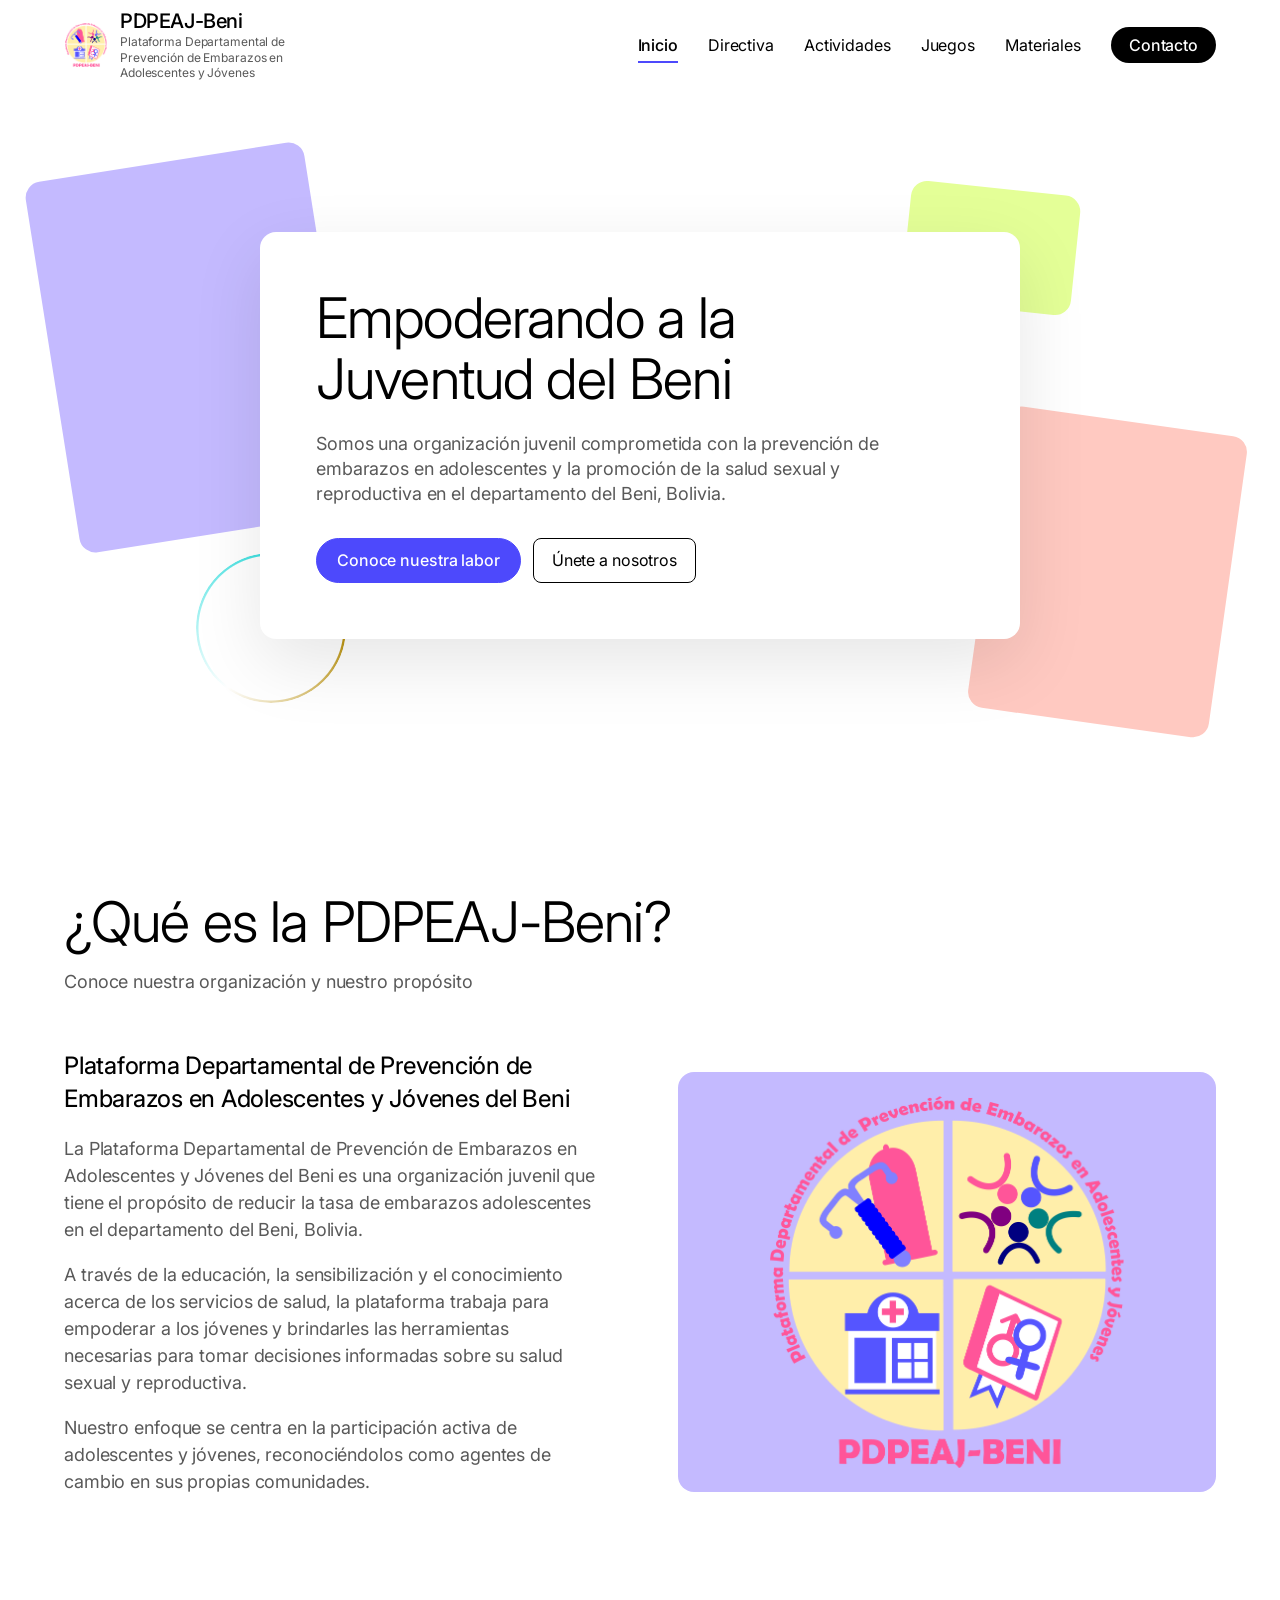
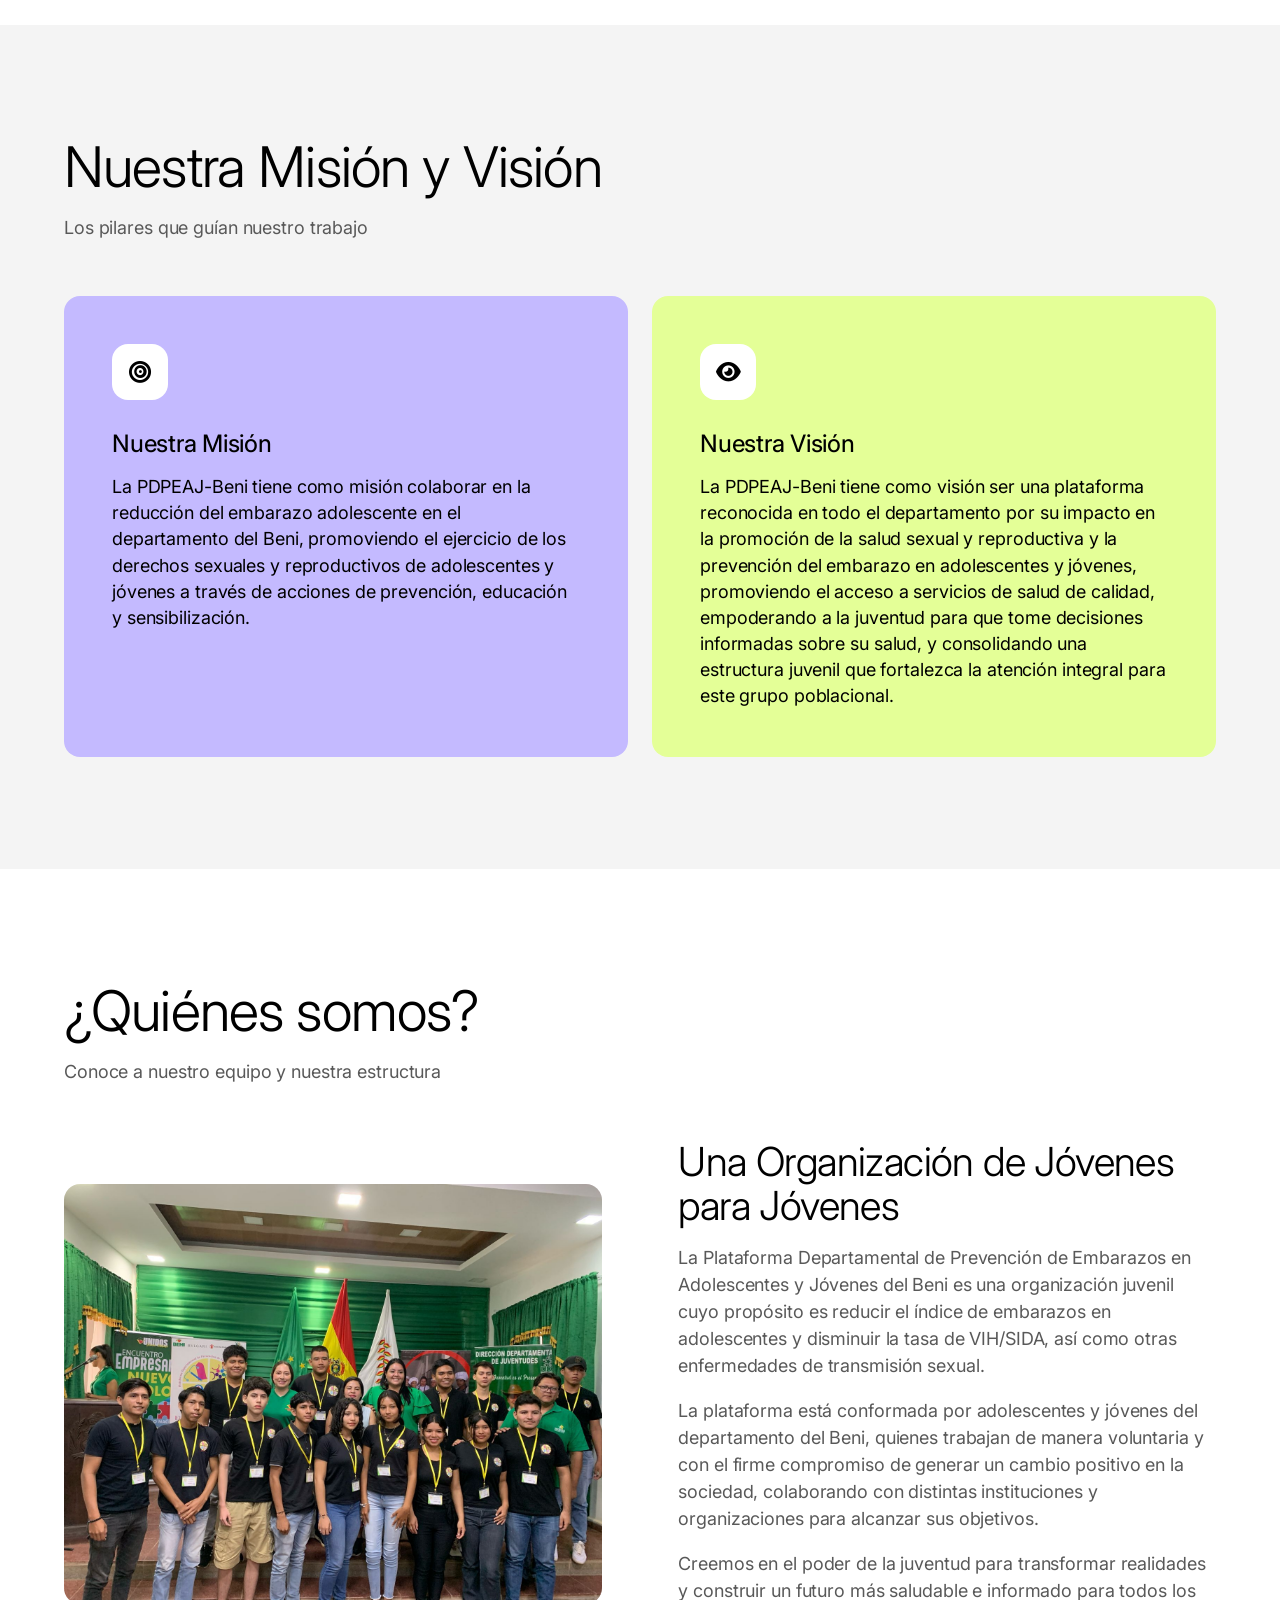
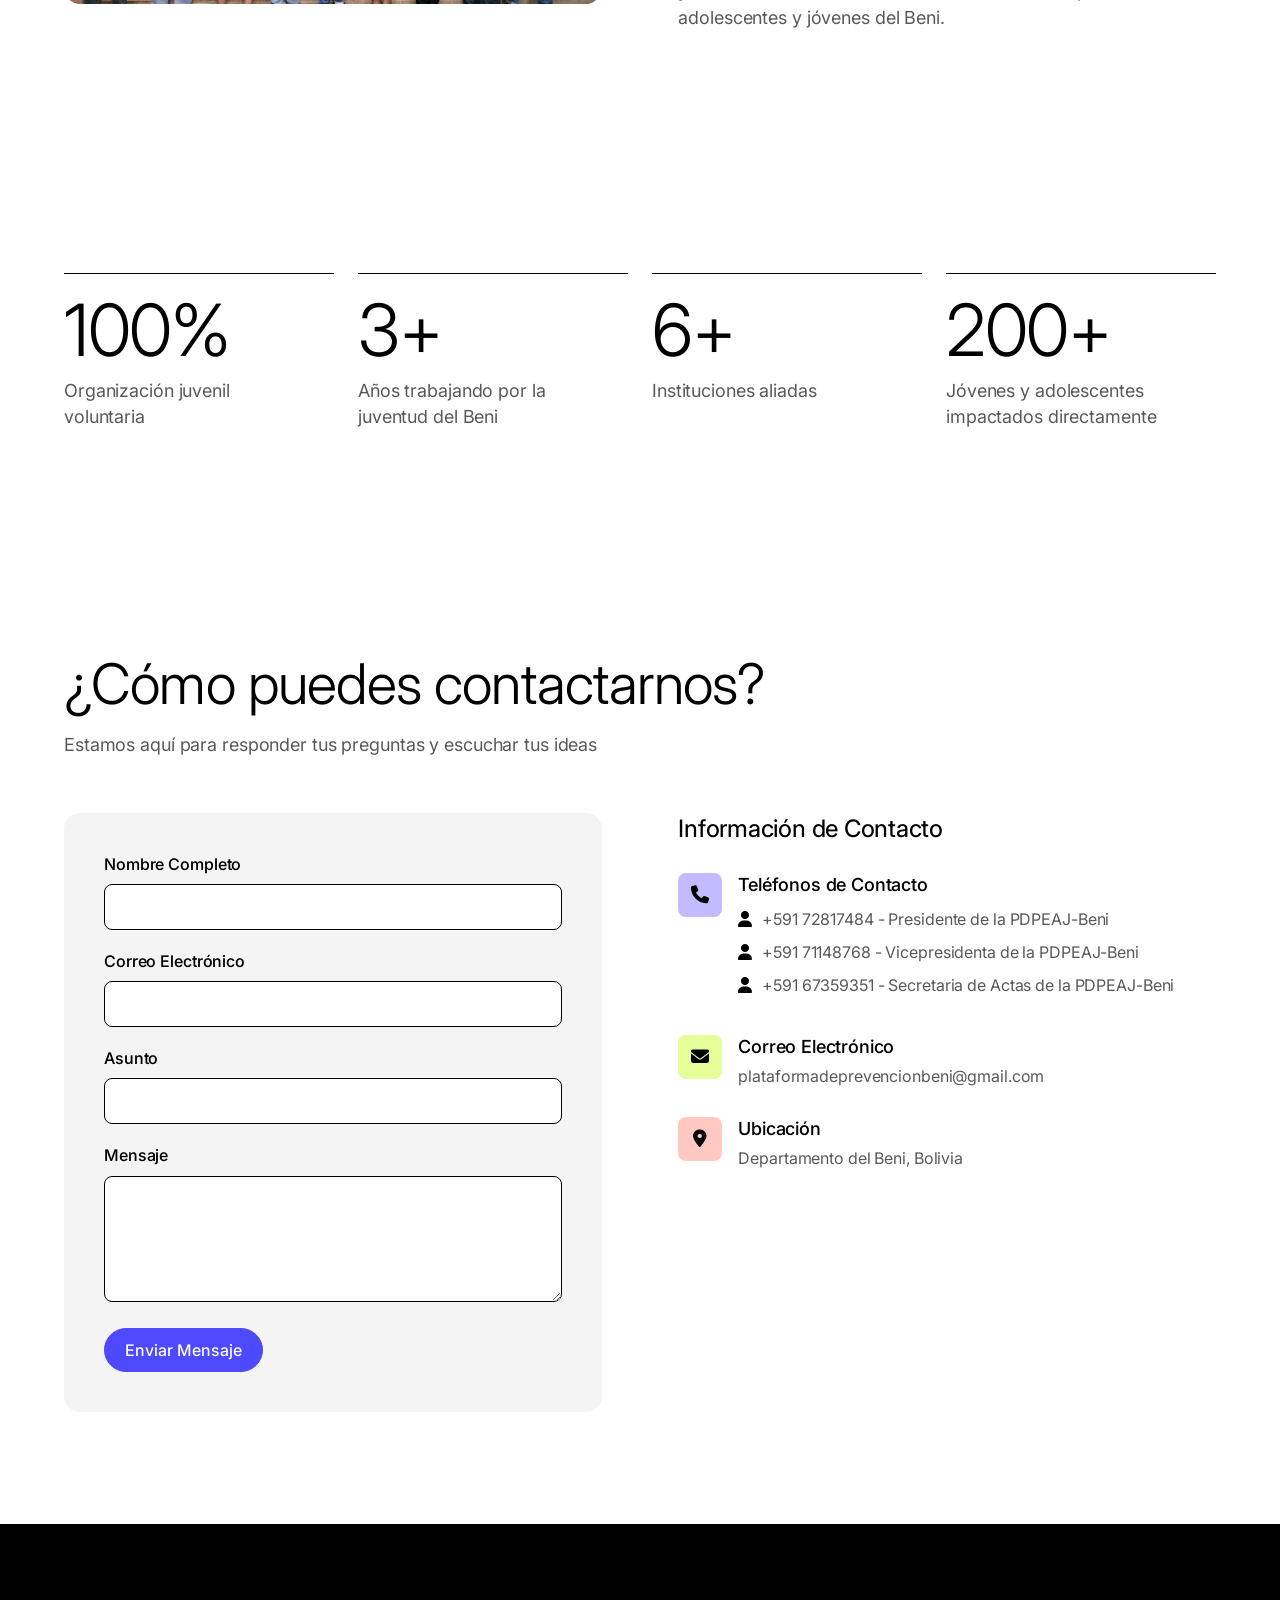
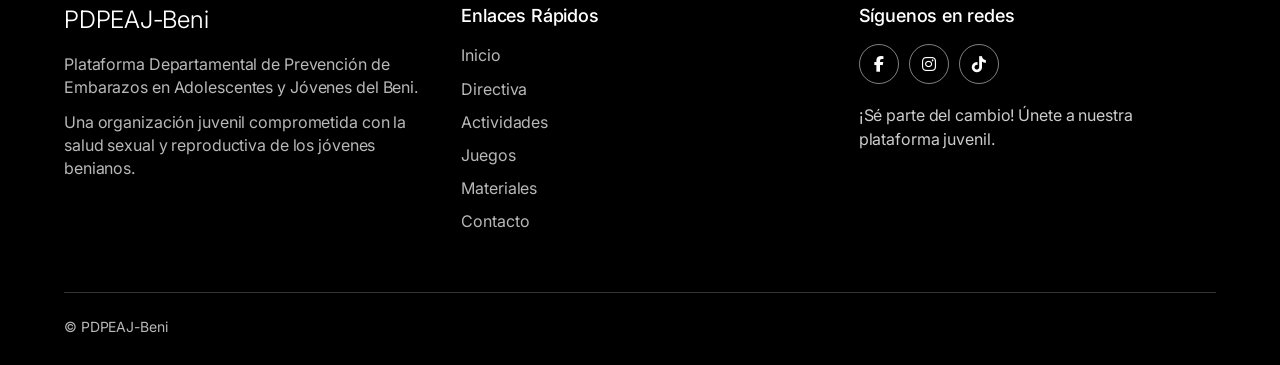
<file: index.html>
<!DOCTYPE html>
<html lang="es">

<head>
    <meta charset="UTF-8">
    <meta name="viewport" content="width=device-width, initial-scale=1.0">
    <title>PDPEAJ-Beni | Plataforma Departamental de Prevención de Embarazos en Adolescentes y Jóvenes</title>
    <link rel="stylesheet" href="https://cdnjs.cloudflare.com/ajax/libs/font-awesome/6.4.0/css/all.min.css">
    <link rel="preconnect" href="https://fonts.googleapis.com">
    <link rel="preconnect" href="https://fonts.gstatic.com" crossorigin>
    <link href="https://fonts.googleapis.com/css2?family=Inter:wght@300..700&family=JetBrains+Mono:wght@400&display=swap" rel="stylesheet">
    <link rel="stylesheet" href="estilos.css">
</head>

<body>
    <!-- Header -->
    <header>
        <div class="container header-container">
            <div class="logo">
                <div class="logo-img">
                    <img src="img/logo.png" alt="PDPEAJ-Beni Logo">
                </div>
                <div class="logo-text">
                    <h1>PDPEAJ-Beni</h1>
                    <p>Plataforma Departamental de Prevención de Embarazos en Adolescentes y Jóvenes</p>
                </div>
            </div>

            <nav>
                <ul id="main-menu">
                    <li><a href="index.html" class="active">Inicio</a></li>
                    <li><a href="directiva.html">Directiva</a></li>
                    <li><a href="actividades.html">Actividades</a></li>
                    <li><a href="juegos.html">Juegos</a></li>
                    <li><a href="materiales.html">Materiales</a></li>
                    <li><a href="#contacto">Contacto</a></li>
                </ul>
                <button class="mobile-menu-btn" id="mobile-menu-toggle">
                    <i class="fas fa-bars"></i>
                </button>
            </nav>
        </div>
    </header>

    <!-- Hero Section -->
    <section class="hero" id="inicio">
        <div class="container hero-content">
            <h2>Empoderando a la Juventud del Beni</h2>
            <p>Somos una organización juvenil comprometida con la prevención de embarazos en adolescentes y la promoción
                de la salud sexual y reproductiva en el departamento del Beni, Bolivia.</p>
            <div class="hero-buttons">
                <a href="#plataforma" class="btn">Conoce nuestra labor</a>
                <a href="#contacto" class="btn btn-outline">Únete a nosotros</a>
            </div>
        </div>
    </section>

    <!-- About Platform Section -->
    <section class="about-platform" id="plataforma">
        <div class="container">
            <div class="section-title">
                <h2>¿Qué es la PDPEAJ-Beni?</h2>
                <p>Conoce nuestra organización y nuestro propósito</p>
            </div>

            <div class="about-content">
                <div class="about-text">
                    <h3>Plataforma Departamental de Prevención de Embarazos en Adolescentes y Jóvenes del Beni</h3>
                    <p>La Plataforma Departamental de Prevención de Embarazos en Adolescentes y Jóvenes del Beni es una
                        organización juvenil que tiene el propósito de reducir la tasa de embarazos adolescentes en el
                        departamento del Beni, Bolivia.</p>
                    <p>A través de la educación, la sensibilización y el conocimiento acerca de los servicios de salud,
                        la plataforma trabaja para empoderar a los jóvenes y brindarles las herramientas necesarias para
                        tomar decisiones informadas sobre su salud sexual y reproductiva.</p>
                    <p>Nuestro enfoque se centra en la participación activa de adolescentes y jóvenes, reconociéndolos
                        como agentes de cambio en sus propias comunidades.</p>
                </div>

                <div class="about-image">
                    <img src="img/logo.png" alt="Sobre la PDPEAJ-Beni">
                </div>
            </div>
        </div>
    </section>

    <!-- Mission and Vision Section -->
    <section class="mission-vision" id="mision">
        <div class="container">
            <div class="section-title">
                <h2>Nuestra Misión y Visión</h2>
                <p>Los pilares que guían nuestro trabajo</p>
            </div>

            <div class="mv-container">
                <div class="mv-card">
                    <div class="mv-icon">
                        <i class="fas fa-bullseye"></i>
                    </div>
                    <h3>Nuestra Misión</h3>
                    <p>La PDPEAJ-Beni tiene como misión colaborar en la reducción del embarazo adolescente en el
                        departamento del Beni, promoviendo el ejercicio de los derechos sexuales y reproductivos de
                        adolescentes y jóvenes a través de acciones de prevención, educación y sensibilización.</p>
                </div>

                <div class="mv-card">
                    <div class="mv-icon">
                        <i class="fas fa-eye"></i>
                    </div>
                    <h3>Nuestra Visión</h3>
                    <p>La PDPEAJ-Beni tiene como visión ser una plataforma reconocida en todo el departamento por su
                        impacto en la promoción de la salud sexual y reproductiva y la prevención del embarazo en
                        adolescentes y jóvenes, promoviendo el acceso a servicios de salud de calidad, empoderando a la
                        juventud para que tome decisiones informadas sobre su salud, y consolidando una estructura
                        juvenil que fortalezca la atención integral para este grupo poblacional.</p>
                </div>
            </div>
        </div>
    </section>

    <!-- Who We Are Section -->
    <section class="who-we-are" id="quienes">
        <div class="container">
            <div class="section-title">
                <h2>¿Quiénes somos?</h2>
                <p>Conoce a nuestro equipo y nuestra estructura</p>
            </div>

            <div class="wwa-content">
                <div class="wwa-image">
                    <img src="img/presentacion 2.jpeg" alt="¿Quiénes somos?" onerror="this.style.display='none';">
                </div>

                <div class="wwa-text">
                    <h2>Una Organización de Jóvenes para Jóvenes</h2>
                    <p>La Plataforma Departamental de Prevención de Embarazos en Adolescentes y Jóvenes del Beni es una
                        organización juvenil cuyo propósito es reducir el índice de embarazos en adolescentes y
                        disminuir la tasa de VIH/SIDA, así como otras enfermedades de transmisión sexual.</p>
                    <p>La plataforma está conformada por adolescentes y jóvenes del departamento del Beni, quienes
                        trabajan de manera voluntaria y con el firme compromiso de generar un cambio positivo en la
                        sociedad, colaborando con distintas instituciones y organizaciones para alcanzar sus objetivos.
                    </p>
                    <p>Creemos en el poder de la juventud para transformar realidades y construir un futuro más
                        saludable e informado para todos los adolescentes y jóvenes del Beni.</p>
                </div>
            </div>
        </div>
    </section>

    <!-- Statistics Section -->
    <section class="stats">
        <div class="container">
            <div class="stats-grid">
                <div class="stat-item">
                    <h3>100%</h3>
                    <p>Organización juvenil voluntaria</p>
                </div>

                <div class="stat-item">
                    <h3>3+</h3>
                    <p>Años trabajando por la juventud del Beni</p>
                </div>

                <div class="stat-item">
                    <h3>6+</h3>
                    <p>Instituciones aliadas</p>
                </div>

                <div class="stat-item">
                    <h3>200+</h3>
                    <p>Jóvenes y adolescentes impactados directamente</p>
                </div>
            </div>
        </div>
    </section>

    <!-- Contact Section -->
    <section class="contact" id="contacto">
        <div class="container">
            <div class="section-title">
                <h2>¿Cómo puedes contactarnos?</h2>
                <p>Estamos aquí para responder tus preguntas y escuchar tus ideas</p>
            </div>

            <div class="contact-content">
                <div class="contact-form">
                    <!-- Cambia ACTION por tu URL de Formspree -->
                    <form id="contactForm" action="https://formspree.io/f/mpwlojzb" method="POST">
                        <div class="form-group">
                            <label for="name">Nombre Completo</label>
                            <input type="text" id="name" name="name" class="form-control" required>
                        </div>

                        <div class="form-group">
                            <label for="email">Correo Electrónico</label>
                            <input type="email" id="email" name="email" class="form-control" required>
                        </div>

                        <div class="form-group">
                            <label for="subject">Asunto</label>
                            <input type="text" id="subject" name="subject" class="form-control" required>
                        </div>

                        <div class="form-group">
                            <label for="message">Mensaje</label>
                            <textarea id="message" name="message" class="form-control" rows="5" required></textarea>
                        </div>

                        <!-- Campo oculto para redirección después del envío -->


                        <button type="submit" class="btn">Enviar Mensaje</button>
                    </form>
                </div>
                <div class="contact-info">
                    <h3>Información de Contacto</h3>

                    <div class="contact-item">
                        <div class="contact-icon">
                            <i class="fas fa-phone"></i>
                        </div>
                        <div class="contact-details">
                            <h4>Teléfonos de Contacto</h4>
                            <div class="phone-numbers">
                                <div class="phone-number">
                                    <span class="phone-icon"><i class="fas fa-user"></i></span>
                                    <span>+591 72817484 - Presidente de la PDPEAJ-Beni</span>
                                </div>
                                <div class="phone-number">
                                    <span class="phone-icon"><i class="fas fa-user"></i></span>
                                    <span>+591 71148768 - Vicepresidenta de la PDPEAJ-Beni</span>
                                </div>
                                <div class="phone-number">
                                    <span class="phone-icon"><i class="fas fa-user"></i></span>
                                    <span>+591 67359351 - Secretaria de Actas de la PDPEAJ-Beni</span>
                                </div>
                            </div>
                        </div>
                    </div>

                    <div class="contact-item">
                        <div class="contact-icon">
                            <i class="fas fa-envelope"></i>
                        </div>
                        <div class="contact-details">
                            <h4>Correo Electrónico</h4>
                            <p>plataformadeprevencionbeni@gmail.com</p>
                        </div>
                    </div>

                    <div class="contact-item">
                        <div class="contact-icon">
                            <i class="fas fa-map-marker-alt"></i>
                        </div>
                        <div class="contact-details">
                            <h4>Ubicación</h4>
                            <p>Departamento del Beni, Bolivia</p>
                        </div>
                    </div>

                </div>
            </div>
    </section>



    <!-- Footer -->
    <footer>
        <div class="container">
            <div class="footer-content">
                <div class="footer-logo">
                    <h3>PDPEAJ-Beni</h3>
                    <p>Plataforma Departamental de Prevención de Embarazos en Adolescentes y Jóvenes del Beni.</p>
                    <p>Una organización juvenil comprometida con la salud sexual y reproductiva de los jóvenes benianos.
                    </p>
                </div>

                <div class="footer-links">
                    <h4>Enlaces Rápidos</h4>
                    <ul>
                        <li><a href="index.html">Inicio</a></li>
                        <li><a href="directiva.html">Directiva</a></li>
                        <li><a href="actividades.html">Actividades</a></li>
                        <li><a href="juegos.html">Juegos</a></li>
                        <li><a href="materiales.html">Materiales</a></li>
                        <li><a href="index.html#contacto">Contacto</a></li>
                    </ul>
                </div>

                <div class="footer-social">
                    <h4>Síguenos en redes</h4>
                    <div class="social-icons">
                        <a href="https://www.facebook.com/profile.php?id=61552371105965&mibextid=ZbWKwL"
                            target="_blank"><i class="fab fa-facebook-f"></i></a>
                        <a href="https://www.instagram.com/pdpeaj_beni?utm_source=ig_web_button_share_sheet&igsh=ZDNlZDc0MzIxNw=="
                            target="_blank"><i class="fab fa-instagram"></i></a>
                        <a href="https://www.tiktok.com/@pl.dptal.beni?is_from_webapp=1&sender_device=pc"
                            target="_blank"><i class="fab fa-tiktok"></i></a>
                    </div>
                    <p style="margin-top: 20px; opacity: 0.8;">¡Sé parte del cambio! Únete a nuestra plataforma juvenil.
                    </p>
                </div>
            </div>

            <div class="copyright">
                <p>&copy; PDPEAJ-Beni</p>
            </div>
        </div>
    </footer>

       <script>
        // Mobile menu toggle
        const mobileMenuToggle = document.getElementById('mobile-menu-toggle');
        const mainMenu = document.getElementById('main-menu');
        
        mobileMenuToggle.addEventListener('click', function() {
            mainMenu.style.display = mainMenu.style.display === 'flex' ? 'none' : 'flex';
            mainMenu.style.flexDirection = 'column';
            mainMenu.style.position = 'absolute';
            mainMenu.style.top = '100%';
            mainMenu.style.left = '0';
            mainMenu.style.width = '100%';
            mainMenu.style.backgroundColor = 'var(--white)';
            mainMenu.style.padding = '20px';
            mainMenu.style.boxShadow = '0 10px 15px rgba(0,0,0,0.1)';
            mainMenu.style.gap = '15px';
            mainMenu.style.zIndex = '1000';
        });
        
        // Smooth scrolling for navigation links
        document.querySelectorAll('nav a, .hero-buttons a').forEach(anchor => {
            anchor.addEventListener('click', function(e) {
                // Solo prevenir comportamiento si es un enlace interno (#)
                if (this.getAttribute('href').startsWith('#')) {
                    e.preventDefault();
                    const targetId = this.getAttribute('href');
                    const targetElement = document.querySelector(targetId);
                    
                    if (targetElement) {
                        window.scrollTo({
                            top: targetElement.offsetTop - 80,
                            behavior: 'smooth'
                        });
                    }
                }
                
                // Close mobile menu if open
                if (window.innerWidth <= 768) {
                    mainMenu.style.display = 'none';
                }
            });
        });
        
        // Adjust menu on window resize
        window.addEventListener('resize', function() {
            if (window.innerWidth > 768) {
                mainMenu.style.display = 'flex';
                mainMenu.style.flexDirection = 'row';
                mainMenu.style.position = 'static';
                mainMenu.style.backgroundColor = 'transparent';
                mainMenu.style.padding = '0';
                mainMenu.style.boxShadow = 'none';
                mainMenu.style.gap = '30px';
            } else {
                mainMenu.style.display = 'none';
            }
        });
        
        // Highlight active menu item based on current page
        const currentPage = window.location.pathname.split('/').pop() || 'index.html';
        document.querySelectorAll('nav a').forEach(link => {
            const linkPage = link.getAttribute('href');
            
            // Si estamos en index.html y el enlace es index.html o #
            if (currentPage === 'index.html' && (linkPage === 'index.html' || linkPage === '#')) {
                link.classList.add('active');
            } 
            // Si el enlace coincide con la página actual
            else if (linkPage === currentPage) {
                link.classList.add('active');
            } 
            // Si estamos en una página específica y el enlace es a esa página
            else if (linkPage === currentPage) {
                link.classList.add('active');
            }
            
            // Remover active de otros enlaces
            if (!link.classList.contains('active')) {
                link.classList.remove('active');
            }
        });
    </script>
</body>

</html>
</file>
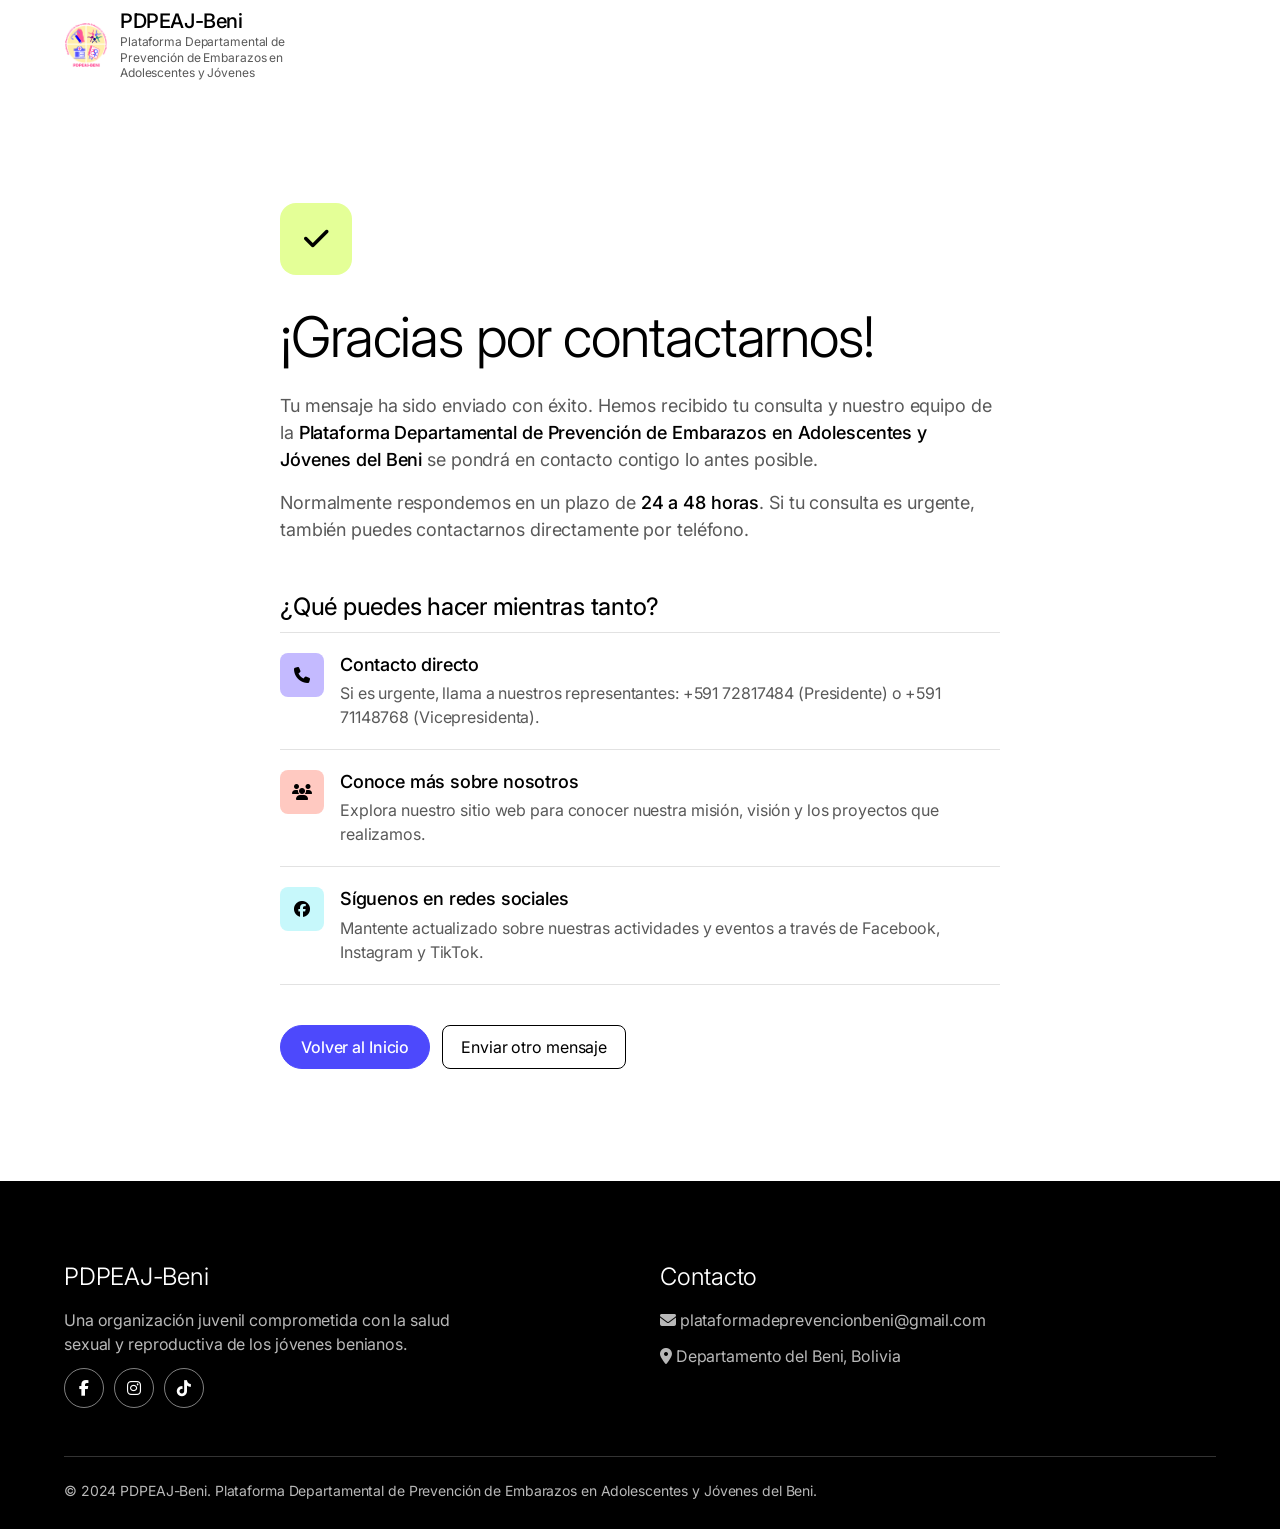
<file: gracias.html>
<!DOCTYPE html>
<html lang="es">
<head>
    <meta charset="UTF-8">
    <meta name="viewport" content="width=device-width, initial-scale=1.0">
    <title>¡Gracias por contactarnos! | PDPEAJ-Beni</title>
    <link rel="stylesheet" href="https://cdnjs.cloudflare.com/ajax/libs/font-awesome/6.4.0/css/all.min.css">
    <link rel="preconnect" href="https://fonts.googleapis.com">
    <link rel="preconnect" href="https://fonts.gstatic.com" crossorigin>
    <link href="https://fonts.googleapis.com/css2?family=Inter:wght@300..700&family=JetBrains+Mono:wght@400&display=swap" rel="stylesheet">
    <link rel="stylesheet" href="estilos.css">
</head>
<body>
    <!-- Header -->
    <header>
        <div class="container header-container">
            <div class="logo">
                <div class="logo-img">
                    <!-- Cambia la ruta de la imagen según tu estructura -->
                    <img src="img/logo.png" alt="PDPEAJ-Beni Logo">
                </div>
                <div class="logo-text">
                    <h1>PDPEAJ-Beni</h1>
                    <p>Plataforma Departamental de Prevención de Embarazos en Adolescentes y Jóvenes</p>
                </div>
            </div>
        </div>
    </header>

    <!-- Thank You Section -->
    <section class="thank-you">
        <div class="container">
            <div class="thank-you-content">
                <div class="success-icon">
                    <i class="fas fa-check"></i>
                </div>
                
                <h1>¡Gracias por contactarnos!</h1>
                
                <p>Tu mensaje ha sido enviado con éxito. Hemos recibido tu consulta y nuestro equipo de la <strong>Plataforma Departamental de Prevención de Embarazos en Adolescentes y Jóvenes del Beni</strong> se pondrá en contacto contigo lo antes posible.</p>
                
                <p>Normalmente respondemos en un plazo de <strong>24 a 48 horas</strong>. Si tu consulta es urgente, también puedes contactarnos directamente por teléfono.</p>
                
                <div class="next-steps">
                    <h3>¿Qué puedes hacer mientras tanto?</h3>
                    <ul class="steps-list">
                        <li>
                            <div class="step-icon">
                                <i class="fas fa-phone"></i>
                            </div>
                            <div class="step-content">
                                <h4>Contacto directo</h4>
                                <p>Si es urgente, llama a nuestros representantes: +591 72817484 (Presidente) o +591 71148768 (Vicepresidenta).</p>
                            </div>
                        </li>
                        <li>
                            <div class="step-icon">
                                <i class="fas fa-users"></i>
                            </div>
                            <div class="step-content">
                                <h4>Conoce más sobre nosotros</h4>
                                <p>Explora nuestro sitio web para conocer nuestra misión, visión y los proyectos que realizamos.</p>
                            </div>
                        </li>
                        <li>
                            <div class="step-icon">
                                <i class="fab fa-facebook"></i>
                            </div>
                            <div class="step-content">
                                <h4>Síguenos en redes sociales</h4>
                                <p>Mantente actualizado sobre nuestras actividades y eventos a través de Facebook, Instagram y TikTok.</p>
                            </div>
                        </li>
                    </ul>
                </div>
                
                <div class="thank-you-buttons">
                    <a href="index.html" class="btn">Volver al Inicio</a>
                    <a href="#contacto" class="btn btn-outline">Enviar otro mensaje</a>
                </div>
            </div>
        </div>
    </section>

    <!-- Footer -->
    <footer>
        <div class="container">
            <div class="footer-content">
                <div class="footer-logo">
                    <h3>PDPEAJ-Beni</h3>
                    <p>Una organización juvenil comprometida con la salud sexual y reproductiva de los jóvenes benianos.</p>
                    
                    <div class="social-icons">
                        <a href="https://www.facebook.com/profile.php?id=61552371105965&mibextid=ZbWKwL" target="_blank"><i class="fab fa-facebook-f"></i></a>
                        <a href="https://www.instagram.com/pdpeaj_beni?utm_source=ig_web_button_share_sheet&igsh=ZDNlZDc0MzIxNw==" target="_blank"><i class="fab fa-instagram"></i></a>
                        <a href="https://www.tiktok.com/@pl.dptal.beni?is_from_webapp=1&sender_device=pc" target="_blank"><i class="fab fa-tiktok"></i></a>
                    </div>
                </div>
                
                <div class="footer-logo">
                    <h3>Contacto</h3>
                    <p><i class="fas fa-envelope"></i> plataformadeprevencionbeni@gmail.com</p>
                    <p><i class="fas fa-map-marker-alt"></i> Departamento del Beni, Bolivia</p>
                </div>
            </div>
            
            <div class="copyright">
                <p>&copy; 2024 PDPEAJ-Beni. Plataforma Departamental de Prevención de Embarazos en Adolescentes y Jóvenes del Beni.</p>
            </div>
        </div>
    </footer>

    <script>
        // Redirección suave para el botón "Enviar otro mensaje"
        document.querySelector('a[href="#contacto"]').addEventListener('click', function(e) {
            e.preventDefault();
            window.location.href = 'index.html#contacto';
        });
    </script>
</body>
</html>
</file>
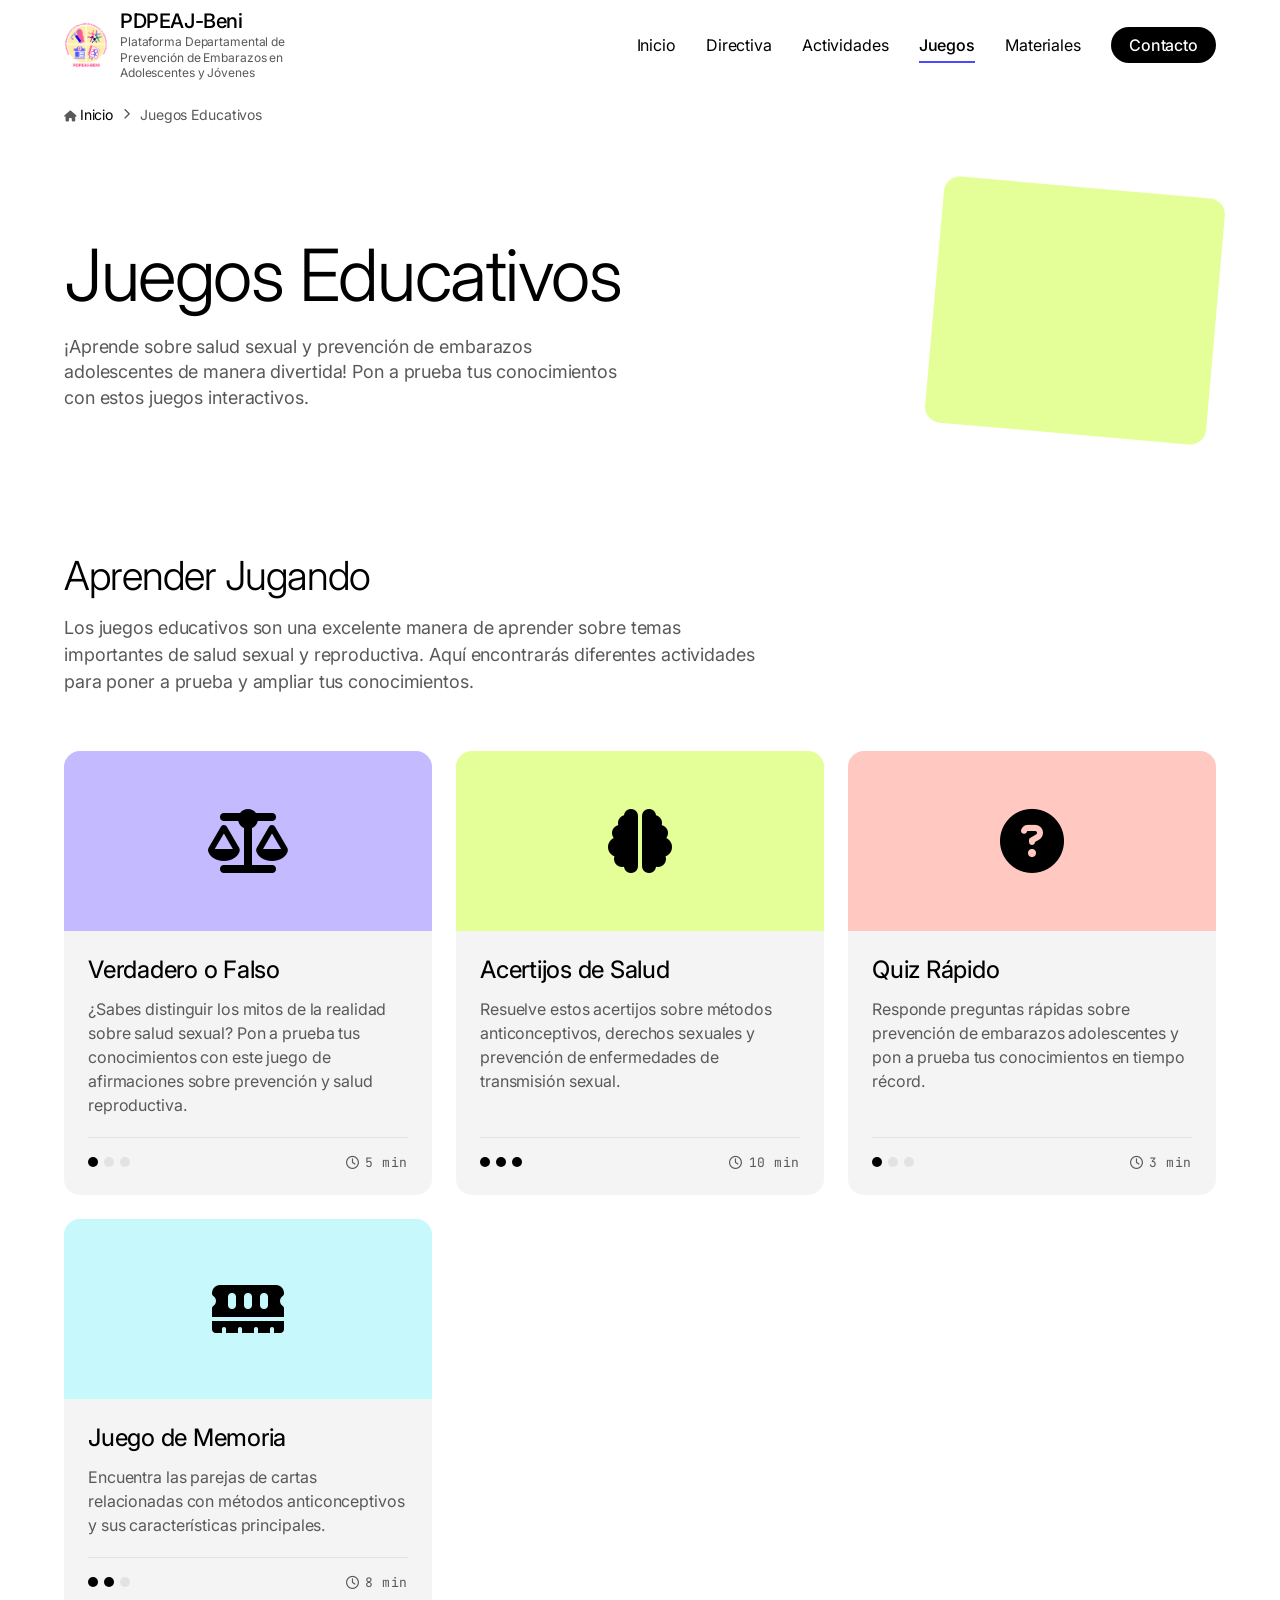
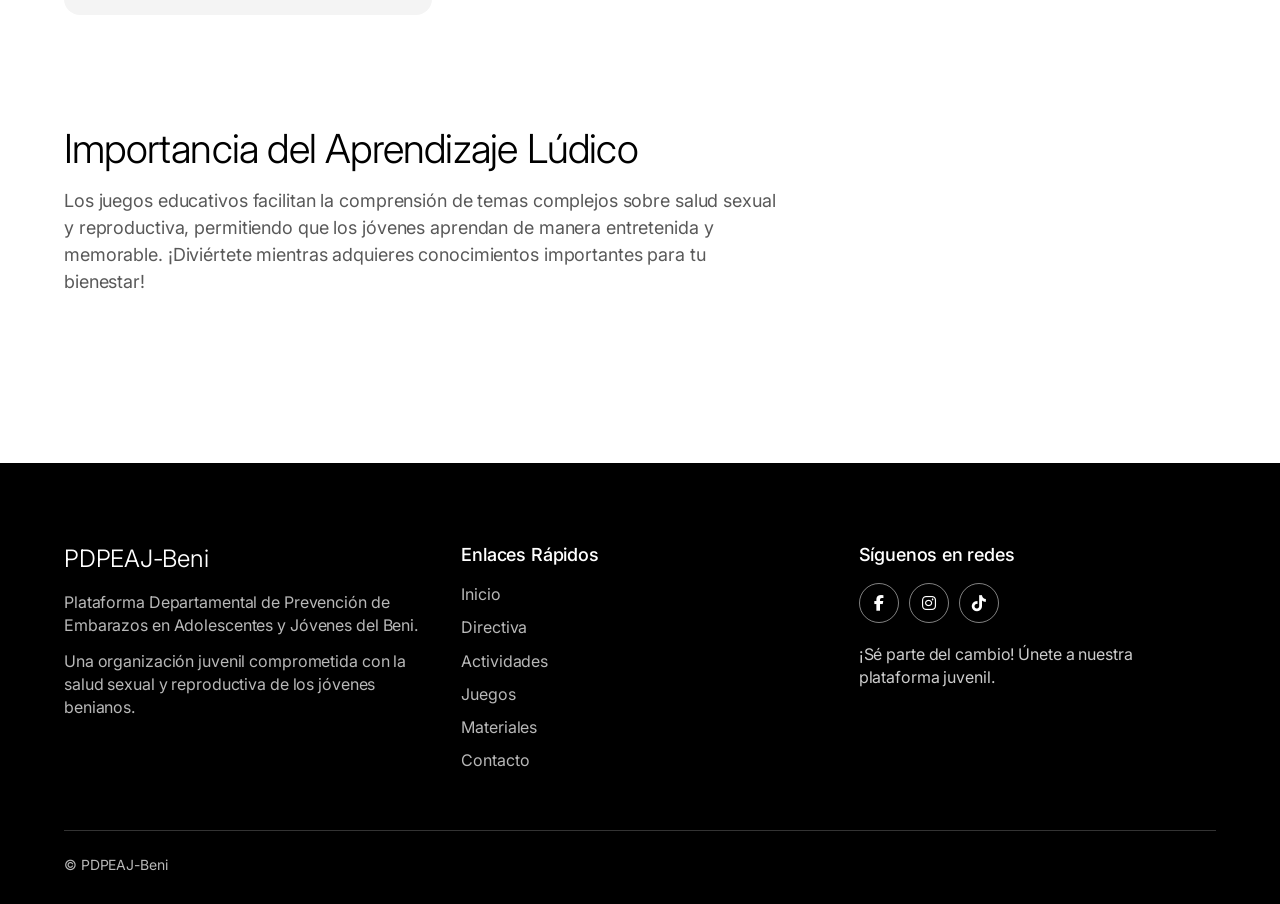
<file: juegos.html>
<html lang="es">

<head>
    <meta charset="UTF-8">
    <meta name="viewport" content="width=device-width, initial-scale=1.0">
    <title>Juegos Educativos PDPEAJ-Beni | Plataforma Departamental de Prevención</title>
    <link rel="stylesheet" href="https://cdnjs.cloudflare.com/ajax/libs/font-awesome/6.4.0/css/all.min.css">
    <link rel="preconnect" href="https://fonts.googleapis.com">
    <link rel="preconnect" href="https://fonts.gstatic.com" crossorigin>
    <link href="https://fonts.googleapis.com/css2?family=Inter:wght@300..700&family=JetBrains+Mono:wght@400&display=swap" rel="stylesheet">
    <link rel="stylesheet" href="estilos.css">
</head>

<body>
    <!-- Header -->
    <header>
        <div class="container header-container">
            <div class="logo">
                <div class="logo-img">
                    <img src="img/logo.png" alt="PDPEAJ-Beni Logo">
                </div>
                <div class="logo-text">
                    <h1>PDPEAJ-Beni</h1>
                    <p>Plataforma Departamental de Prevención de Embarazos en Adolescentes y Jóvenes</p>
                </div>
            </div>

            <nav>
                <ul id="main-menu">
                    <li><a href="index.html">Inicio</a></li>
                    <li><a href="directiva.html">Directiva</a></li>
                    <li><a href="actividades.html">Actividades</a></li>
                    <li><a href="juegos.html" class="active">Juegos</a></li>
                    <li><a href="materiales.html">Materiales</a></li>
                    <li><a href="index.html#contacto">Contacto</a></li>
                </ul>
                <button class="mobile-menu-btn" id="mobile-menu-toggle">
                    <i class="fas fa-bars"></i>
                </button>
            </nav>
        </div>
    </header>

    <!-- Breadcrumb -->
    <div class="breadcrumb">
        <div class="container breadcrumb-content">
            <a href="index.html"><i class="fas fa-home"></i> Inicio</a>
            <i class="fas fa-chevron-right"></i>
            <span>Juegos Educativos</span>
        </div>
    </div>

    <!-- Hero Section -->
    <section class="juegos-hero">
        <div class="container">
            <h1>Juegos Educativos</h1>
            <p>¡Aprende sobre salud sexual y prevención de embarazos adolescentes de manera divertida! Pon a prueba tus
                conocimientos con estos juegos interactivos.</p>
        </div>
    </section>

    <!-- Juegos Content -->
    <section class="juegos-content">
        <div class="container">
            <div class="juegos-intro">
                <h2>Aprender Jugando</h2>
                <p>Los juegos educativos son una excelente manera de aprender sobre temas importantes de salud sexual y
                    reproductiva. Aquí encontrarás diferentes actividades para poner a prueba y ampliar tus
                    conocimientos.</p>
            </div>

            <div class="juegos-grid">
                <!-- Juego 1: Verdadero o Falso -->
                <div class="juego-card" data-juego="verdadero-falso">
                    <div class="juego-icon">
                        <i class="fas fa-balance-scale"></i>
                    </div>
                    <div class="juego-info">
                        <h3>Verdadero o Falso</h3>
                        <p class="juego-desc">¿Sabes distinguir los mitos de la realidad sobre salud sexual? Pon a
                            prueba tus conocimientos con este juego de afirmaciones sobre prevención y salud
                            reproductiva.</p>
                        <div class="juego-meta">
                            <div class="juego-difficulty">
                                <span class="difficulty-dot active"></span>
                                <span class="difficulty-dot"></span>
                                <span class="difficulty-dot"></span>
                            </div>
                            <div class="juego-time">
                                <i class="far fa-clock"></i>
                                <span>5 min</span>
                            </div>
                        </div>
                    </div>
                </div>

                <!-- Juego 2: Acertijos -->
                <div class="juego-card" data-juego="acertijos">
                    <div class="juego-icon">
                        <i class="fas fa-brain"></i>
                    </div>
                    <div class="juego-info">
                        <h3>Acertijos de Salud</h3>
                        <p class="juego-desc">Resuelve estos acertijos sobre métodos anticonceptivos, derechos sexuales
                            y prevención de enfermedades de transmisión sexual.</p>
                        <div class="juego-meta">
                            <div class="juego-difficulty">
                                <span class="difficulty-dot active"></span>
                                <span class="difficulty-dot active"></span>
                                <span class="difficulty-dot active"></span>
                            </div>
                            <div class="juego-time">
                                <i class="far fa-clock"></i>
                                <span>10 min</span>
                            </div>
                        </div>
                    </div>
                </div>

                <!-- Juego 3: Quiz Rápido -->
                <div class="juego-card" data-juego="quiz">
                    <div class="juego-icon">
                        <i class="fas fa-question-circle"></i>
                    </div>
                    <div class="juego-info">
                        <h3>Quiz Rápido</h3>
                        <p class="juego-desc">Responde preguntas rápidas sobre prevención de embarazos adolescentes y
                            pon a prueba tus conocimientos en tiempo récord.</p>
                        <div class="juego-meta">
                            <div class="juego-difficulty">
                                <span class="difficulty-dot active"></span>
                                <span class="difficulty-dot"></span>
                                <span class="difficulty-dot"></span>
                            </div>
                            <div class="juego-time">
                                <i class="far fa-clock"></i>
                                <span>3 min</span>
                            </div>
                        </div>
                    </div>
                </div>

                <!-- Juego 4: Memoria -->
                <div class="juego-card" data-juego="memoria">
                    <div class="juego-icon">
                        <i class="fas fa-memory"></i>
                    </div>
                    <div class="juego-info">
                        <h3>Juego de Memoria</h3>
                        <p class="juego-desc">Encuentra las parejas de cartas relacionadas con métodos anticonceptivos y
                            sus características principales.</p>
                        <div class="juego-meta">
                            <div class="juego-difficulty">
                                <span class="difficulty-dot active"></span>
                                <span class="difficulty-dot active"></span>
                                <span class="difficulty-dot"></span>
                            </div>
                            <div class="juego-time">
                                <i class="far fa-clock"></i>
                                <span>8 min</span>
                            </div>
                        </div>
                    </div>
                </div>
            </div>

            <div class="juegos-intro">
                <h2>Importancia del Aprendizaje Lúdico</h2>
                <p>Los juegos educativos facilitan la comprensión de temas complejos sobre salud sexual y reproductiva,
                    permitiendo que los jóvenes aprendan de manera entretenida y memorable. ¡Diviértete mientras
                    adquieres conocimientos importantes para tu bienestar!</p>
            </div>
        </div>
    </section>

    <!-- Modales para cada juego -->

    <!-- Modal Verdadero o Falso -->
    <div class="juego-modal" id="modal-verdadero-falso">
        <div class="modal-content">
            <div class="modal-header">
                <h2><i class="fas fa-balance-scale"></i> Verdadero o Falso</h2>
                <button class="modal-close" data-modal="verdadero-falso">&times;</button>
            </div>
            <div class="modal-body">
                <div class="juego-instructions">
                    <h3>Instrucciones</h3>
                    <p>Lee cada afirmación sobre salud sexual y prevención de embarazos adolescentes. Selecciona si
                        crees que es <strong>Verdadera</strong> o <strong>Falsa</strong>. Al final, revisa tus
                        respuestas y aprende con las explicaciones.</p>
                </div>

                <div class="vf-container">
                    <!-- Pregunta 1 -->
                    <div class="vf-pregunta" data-correct="verdadero">
                        <h4>1. Los métodos anticonceptivos también protegen contra las infecciones de transmisión sexual
                            (ITS).</h4>
                        <div class="vf-opciones">
                            <button class="vf-btn verdadero">Verdadero</button>
                            <button class="vf-btn falso">Falso</button>
                        </div>
                        <div class="vf-feedback correct">
                            <strong>¡Correcto!</strong> Los preservativos (condones) son el único método que protege
                            tanto del embarazo como de las ITS.
                        </div>
                        <div class="vf-feedback incorrect">
                            <strong>Incorrecto.</strong> Solo los preservativos (condones) protegen contra embarazos e
                            ITS. Otros métodos como pastillas o DIU solo previenen embarazos.
                        </div>
                    </div>

                    <!-- Pregunta 2 -->
                    <div class="vf-pregunta" data-correct="falso">
                        <h4>2. La pastilla del día después puede usarse como método anticonceptivo regular.</h4>
                        <div class="vf-opciones">
                            <button class="vf-btn verdadero">Verdadero</button>
                            <button class="vf-btn falso">Falso</button>
                        </div>
                        <div class="vf-feedback correct">
                            <strong>¡Correcto!</strong> La pastilla del día después es para emergencias, no para uso
                            regular. Su uso frecuente puede causar efectos secundarios.
                        </div>
                        <div class="vf-feedback incorrect">
                            <strong>Incorrecto.</strong> La pastilla del día después es de emergencia, no para uso
                            regular. Para anticoncepción continua hay otros métodos más adecuados.
                        </div>
                    </div>

                    <!-- Pregunta 3 -->
                    <div class="vf-pregunta" data-correct="verdadero">
                        <h4>3. La comunicación en pareja es fundamental para una vida sexual saludable y responsable.
                        </h4>
                        <div class="vf-opciones">
                            <button class="vf-btn verdadero">Verdadero</button>
                            <button class="vf-btn falso">Falso</button>
                        </div>
                        <div class="vf-feedback correct">
                            <strong>¡Correcto!</strong> Hablar abiertamente sobre sexualidad, límites y métodos
                            anticonceptivos es esencial para relaciones saludables.
                        </div>
                        <div class="vf-feedback incorrect">
                            <strong>Incorrecto.</strong> La comunicación es clave para establecer acuerdos, respetar
                            decisiones y prevenir situaciones no deseadas.
                        </div>
                    </div>

                    <!-- Pregunta 4 -->
                    <div class="vf-pregunta" data-correct="falso">
                        <h4>4. Los adolescentes necesitan consentimiento para acceder a servicios de salud sexual y
                            reproductiva.</h4>
                        <div class="vf-opciones">
                            <button class="vf-btn verdadero">Verdadero</button>
                            <button class="vf-btn falso">Falso</button>
                        </div>
                        <div class="vf-feedback correct">
                            <strong>¡Correcto!</strong> En Bolivia, los adolescentes desde los 14 años pueden acceder a
                            servicios de salud sexual y reproductiva sin necesidad de consentimiento de sus padres.
                        </div>
                        <div class="vf-feedback incorrect">
                            <strong>Incorrecto.</strong> En Bolivia, la ley permite que adolescentes desde los 14 años
                            accedan a estos servicios de forma autónoma para proteger su derecho a la salud.
                        </div>
                    </div>

                    <!-- Pregunta 5 -->
                    <div class="vf-pregunta" data-correct="verdadero">
                        <h4>5. La educación sexual integral ayuda a reducir los embarazos no planificados en
                            adolescentes.</h4>
                        <div class="vf-opciones">
                            <button class="vf-btn verdadero">Verdadero</button>
                            <button class="vf-btn falso">Falso</button>
                        </div>
                        <div class="vf-feedback correct">
                            <strong>¡Correcto!</strong> Los estudios demuestran que la educación sexual basada en
                            evidencia científica reduce conductas de riesgo y embarazos no planificados.
                        </div>
                        <div class="vf-feedback incorrect">
                            <strong>Incorrecto.</strong> La evidencia científica confirma que la educación sexual
                            integral es una herramienta efectiva para la prevención.
                        </div>
                    </div>
                </div>

                <div class="juego-actions">
                    <button class="action-btn primary" id="vf-revisar">
                        <i class="fas fa-check-circle"></i> Revisar Respuestas
                    </button>
                    <button class="action-btn secondary" id="vf-reiniciar">
                        <i class="fas fa-redo"></i> Reiniciar Juego
                    </button>
                </div>

                <div class="resultado-container" id="vf-resultado">
                    <div class="resultado-icon correct">
                        <i class="fas fa-trophy"></i>
                    </div>
                    <h3>¡Resultados del Juego!</h3>
                    <div class="puntaje" id="vf-puntaje">0/5</div>
                    <p id="vf-mensaje"></p>
                    <div class="juego-actions">
                        <button class="action-btn primary" id="vf-jugar-otra">
                            <i class="fas fa-play"></i> Jugar Otra Vez
                        </button>
                    </div>
                </div>
            </div>
        </div>
    </div>

    <!-- Modal Acertijos -->
    <div class="juego-modal" id="modal-acertijos">
        <div class="modal-content">
            <div class="modal-header">
                <h2><i class="fas fa-brain"></i> Acertijos de Salud</h2>
                <button class="modal-close" data-modal="acertijos">&times;</button>
            </div>
            <div class="modal-body">
                <div class="juego-instructions">
                    <h3>Instrucciones</h3>
                    <p>Resuelve estos acertijos sobre métodos anticonceptivos y salud sexual. Selecciona la respuesta
                        correcta y verás una explicación detallada.</p>
                </div>

                <div class="acertijo-container">
                    <!-- Acertijo 1 -->
                    <div class="acertijo-pregunta" data-correct="2">
                        <h4>1. Soy pequeño y flexible, me colocan en el útero, no sientes que estoy pero evito la
                            concepción. ¿Quién soy?</h4>
                        <div class="acertijo-opciones">
                            <button class="acertijo-btn" data-opcion="1">Pastilla anticonceptiva</button>
                            <button class="acertijo-btn" data-opcion="2">Dispositivo Intrauterino (DIU)</button>
                            <button class="acertijo-btn" data-opcion="3">Implante subdérmico</button>
                            <button class="acertijo-btn" data-opcion="4">Anillo vaginal</button>
                        </div>
                        <div class="acertijo-explicacion">
                            <strong>Explicación:</strong> El DIU es un dispositivo pequeño que se coloca en el útero y
                            puede permanecer allí por varios años previniendo embarazos. Es uno de los métodos
                            reversibles más efectivos.
                        </div>
                    </div>

                    <!-- Acertijo 2 -->
                    <div class="acertijo-pregunta" data-correct="3">
                        <h4>2. Somos dos, uno para cada quien, nos ponemos antes del acto, prevenimos embarazos y
                            enfermedades, pero a veces nos olvidan. ¿Qué somos?</h4>
                        <div class="acertijo-opciones">
                            <button class="acertijo-btn" data-opcion="1">Pastillas anticonceptivas</button>
                            <button class="acertijo-btn" data-opcion="2">Inyecciones anticonceptivas</button>
                            <button class="acertijo-btn" data-opcion="3">Preservativos o condones</button>
                            <button class="acertijo-btn" data-opcion="4">Método del ritmo</button>
                        </div>
                        <div class="acertijo-explicacion">
                            <strong>Explicación:</strong> Los preservativos (masculino y femenino) son los únicos
                            métodos que previenen tanto embarazos como infecciones de transmisión sexual (ITS). Deben
                            usarse en cada relación sexual.
                        </div>
                    </div>

                    <!-- Acertijo 3 -->
                    <div class="acertijo-pregunta" data-correct="1">
                        <h4>3. Tengo 14 años y quiero información sobre métodos anticonceptivos. Según la ley boliviana,
                            ¿necesito el permiso de mis padres?</h4>
                        <div class="acertijo-opciones">
                            <button class="acertijo-btn" data-opcion="1">No, puedo acceder sin permiso</button>
                            <button class="acertijo-btn" data-opcion="2">Solo con permiso de mi madre</button>
                            <button class="acertijo-btn" data-opcion="3">Sí, necesito permiso de ambos</button>
                            <button class="acertijo-btn" data-opcion="4">Depende del centro de salud</button>
                        </div>
                        <div class="acertijo-explicacion">
                            <strong>Explicación:</strong> En Bolivia, la Ley 548 (Código Niño, Niña y Adolescente)
                            establece que adolescentes a partir de los 14 años pueden acceder a servicios de salud
                            sexual y reproductiva de manera autónoma y confidencial.
                        </div>
                    </div>

                    <!-- Acertijo 4 -->
                    <div class="acertijo-pregunta" data-correct="4">
                        <h4>4. Soy un método de emergencia, no de uso regular, me toman después de una relación sin
                            protección. ¿Quién soy?</h4>
                        <div class="acertijo-opciones">
                            <button class="acertijo-btn" data-opcion="1">Anticonceptivo oral combinado</button>
                            <button class="acertijo-btn" data-opcion="2">Implante anticonceptivo</button>
                            <button class="acertijo-btn" data-opcion="3">DIU hormonal</button>
                            <button class="acertijo-btn" data-opcion="4">Pastilla del día después</button>
                        </div>
                        <div class="acertijo-explicacion">
                            <strong>Explicación:</strong> La pastilla del día después (anticoncepción de emergencia)
                            debe usarse solo en situaciones especiales, como rotura de condón o relación sexual sin
                            protección. No es un método anticonceptivo regular.
                        </div>
                    </div>
                </div>

                <div class="juego-actions">
                    <button class="action-btn primary" id="acertijo-verificar">
                        <i class="fas fa-check-circle"></i> Verificar Respuestas
                    </button>
                    <button class="action-btn secondary" id="acertijo-reiniciar">
                        <i class="fas fa-redo"></i> Reiniciar
                    </button>
                </div>

                <div class="resultado-container" id="acertijo-resultado">
                    <div class="resultado-icon correct">
                        <i class="fas fa-brain"></i>
                    </div>
                    <h3>¡Acertijos Resueltos!</h3>
                    <div class="puntaje" id="acertijo-puntaje">0/4</div>
                    <p id="acertijo-mensaje"></p>
                    <div class="juego-actions">
                        <button class="action-btn primary" id="acertijo-nuevo">
                            <i class="fas fa-play"></i> Intentar Nuevamente
                        </button>
                    </div>
                </div>
            </div>
        </div>
    </div>

    <!-- Modal Quiz Rápido -->
    <div class="juego-modal" id="modal-quiz">
        <div class="modal-content">
            <div class="modal-header">
                <h2><i class="fas fa-question-circle"></i> Quiz Rápido</h2>
                <button class="modal-close" data-modal="quiz">&times;</button>
            </div>
            <div class="modal-body">
                <div class="juego-instructions">
                    <h3>Instrucciones</h3>
                    <p>Responde 5 preguntas rápidas sobre prevención de embarazos adolescentes. Tienes 60 segundos para
                        completar el quiz. ¡Demuestra tus conocimientos!</p>
                    <div id="quiz-temporizador">
                        <i class="fas fa-clock"></i> Tiempo: <span id="quiz-tiempo">60</span> segundos
                    </div>
                </div>

                <div id="quiz-preguntas">
                    <!-- Las preguntas se cargarán dinámicamente -->
                </div>

                <div class="juego-actions">
                    <button class="action-btn primary" id="quiz-iniciar">
                        <i class="fas fa-play"></i> Iniciar Quiz
                    </button>
                    <button class="action-btn success" id="quiz-finalizar" style="display: none;">
                        <i class="fas fa-flag-checkered"></i> Finalizar
                    </button>
                </div>

                <div class="resultado-container" id="quiz-resultado">
                    <div class="resultado-icon correct">
                        <i class="fas fa-trophy"></i>
                    </div>
                    <h3>¡Quiz Completado!</h3>
                    <div class="puntaje" id="quiz-puntaje">0/5</div>
                    <p id="quiz-mensaje"></p>
                    <div class="juego-actions">
                        <button class="action-btn primary" id="quiz-reintentar">
                            <i class="fas fa-redo"></i> Reintentar
                        </button>
                    </div>
                </div>
            </div>
        </div>
    </div>

    <!-- Modal Memoria -->
    <div class="juego-modal" id="modal-memoria">
        <div class="modal-content">
            <div class="modal-header">
                <h2><i class="fas fa-memory"></i> Juego de Memoria</h2>
                <button class="modal-close" data-modal="memoria">&times;</button>
            </div>
            <div class="modal-body">
                <div class="juego-instructions">
                    <h3>Instrucciones</h3>
                    <p>Encuentra las parejas de cartas que combinan métodos anticonceptivos con sus características. Haz
                        clic en dos cartas para voltearlas. ¡Encuentra todas las parejas en el menor tiempo posible!</p>
                    <div id="memoria-estadisticas">
                        <i class="fas fa-history"></i> Movimientos: <span id="memoria-movimientos">0</span>
                        <i class="fas fa-clock"></i> Tiempo: <span id="memoria-tiempo">0</span>s
                    </div>
                </div>

                <div id="memoria-tablero">
                    <!-- El tablero de memoria se generará con JavaScript -->
                </div>

                <div class="juego-actions">
                    <button class="action-btn primary" id="memoria-iniciar">
                        <i class="fas fa-play"></i> Iniciar Juego
                    </button>
                    <button class="action-btn secondary" id="memoria-reiniciar">
                        <i class="fas fa-redo"></i> Reiniciar
                    </button>
                </div>

                <div class="resultado-container" id="memoria-resultado">
                    <div class="resultado-icon correct">
                        <i class="fas fa-star"></i>
                    </div>
                    <h3>¡Juego Completado!</h3>
                    <p>Has encontrado todas las parejas correctamente.</p>
                    <div class="puntaje" id="memoria-puntaje">0 movimientos</div>
                    <p id="memoria-mensaje"></p>
                    <div class="juego-actions">
                        <button class="action-btn primary" id="memoria-nuevo">
                            <i class="fas fa-play"></i> Nuevo Juego
                        </button>
                    </div>
                </div>
            </div>
        </div>
    </div>

    <!-- Footer -->
   <footer>
        <div class="container">
            <div class="footer-content">
                <div class="footer-logo">
                    <h3>PDPEAJ-Beni</h3>
                    <p>Plataforma Departamental de Prevención de Embarazos en Adolescentes y Jóvenes del Beni.</p>
                    <p>Una organización juvenil comprometida con la salud sexual y reproductiva de los jóvenes benianos.
                    </p>
                </div>

                <div class="footer-links">
                    <h4>Enlaces Rápidos</h4>
                    <ul>
                        <li><a href="index.html">Inicio</a></li>
                        <li><a href="directiva.html">Directiva</a></li>
                        <li><a href="actividades.html">Actividades</a></li>
                        <li><a href="juegos.html">Juegos</a></li>
                        <li><a href="materiales.html">Materiales</a></li>
                        <li><a href="index.html#contacto">Contacto</a></li>
                    </ul>
                </div>

                <div class="footer-social">
                    <h4>Síguenos en redes</h4>
                    <div class="social-icons">
                        <a href="https://www.facebook.com/profile.php?id=61552371105965&mibextid=ZbWKwL"
                            target="_blank"><i class="fab fa-facebook-f"></i></a>
                        <a href="https://www.instagram.com/pdpeaj_beni?utm_source=ig_web_button_share_sheet&igsh=ZDNlZDc0MzIxNw=="
                            target="_blank"><i class="fab fa-instagram"></i></a>
                        <a href="https://www.tiktok.com/@pl.dptal.beni?is_from_webapp=1&sender_device=pc"
                            target="_blank"><i class="fab fa-tiktok"></i></a>
                    </div>
                    <p style="margin-top: 20px; opacity: 0.8;">¡Sé parte del cambio! Únete a nuestra plataforma juvenil.
                    </p>
                </div>
            </div>

            <div class="copyright">
                <p>&copy; PDPEAJ-Beni</p>
            </div>
        </div>
    </footer>

    <!-- JavaScript -->
    <script>
        // Variables globales
        let juegoActual = null;
        let quizActivo = false;
        let quizTiempoRestante = 60;
        let quizIntervalo = null;
        let memoriaCartas = [];
        let memoriaCartasVolteadas = [];
        let memoriaParejasEncontradas = 0;
        let memoriaMovimientos = 0;
        let memoriaTiempoInicio = 0;
        let memoriaIntervalo = null;

        // Datos para los juegos
        const datosQuiz = [
            {
                pregunta: "¿A partir de qué edad pueden los adolescentes acceder a servicios de salud sexual sin permiso parental en Bolivia?",
                opciones: ["12 años", "14 años", "16 años", "18 años"],
                correcta: 1,
                explicacion: "La Ley 548 establece que a partir de los 14 años, los adolescentes pueden acceder autónomamente a servicios de salud sexual y reproductiva."
            },
            {
                pregunta: "¿Cuál es el único método anticonceptivo que protege tanto de embarazos como de ITS?",
                opciones: ["Pastilla anticonceptiva", "DIU", "Preservativo", "Implante subdérmico"],
                correcta: 2,
                explicacion: "El preservativo (condón) es el único método que ofrece doble protección: previene embarazos y reduce el riesgo de infecciones de transmisión sexual."
            },
            {
                pregunta: "¿Cuál de estas opciones NO es un método anticonceptivo reversible?",
                opciones: ["DIU", "Implante", "Vasectomía", "Anillo vaginal"],
                correcta: 2,
                explicacion: "La vasectomía es considerada un método permanente, aunque en algunos casos puede revertirse con cirugía compleja."
            },
            {
                pregunta: "¿Cuánto tiempo después de una relación sin protección es efectiva la pastilla del día después?",
                opciones: ["24 horas", "72 horas", "5 días", "7 días"],
                correcta: 1,
                explicacion: "La pastilla del día después es más efectiva dentro de las primeras 72 horas (3 días) después de la relación sin protección."
            },
            {
                pregunta: "¿Qué significa ITS?",
                opciones: [
                    "Infecciones de Transmisión Social",
                    "Infecciones de Transmisión Sexual",
                    "Infecciones de Tipo Sexual",
                    "Infecciones de Transmisión Secundaria"
                ],
                correcta: 1,
                explicacion: "ITS significa Infecciones de Transmisión Sexual, que se transmiten principalmente a través del contacto sexual."
            }
        ];

        const datosMemoria = [
            { metodo: "Preservativo", caracteristica: "Protege de ITS y embarazos" },
            { metodo: "Pastilla anticonceptiva", caracteristica: "Uso diario, alta efectividad" },
            { metodo: "DIU", caracteristica: "Duración 3-10 años" },
            { metodo: "Implante subdérmico", caracteristica: "Barrilla en el brazo, 3 años" },
            { metodo: "Anillo vaginal", caracteristica: "Uso mensual, liberación hormonal" },
            { metodo: "Parche anticonceptivo", caracteristica: "Uso semanal, adhesivo en la piel" }
        ];

        // Inicialización cuando el DOM esté listo
        document.addEventListener('DOMContentLoaded', function () {
            // Configurar clics en las tarjetas de juegos
            document.querySelectorAll('.juego-card').forEach(card => {
                card.addEventListener('click', function () {
                    const juego = this.dataset.juego;
                    abrirModalJuego(juego);
                });
            });

            // Configurar botones de cerrar modal
            document.querySelectorAll('.modal-close').forEach(btn => {
                btn.addEventListener('click', function () {
                    const modal = this.dataset.modal;
                    cerrarModalJuego(modal);
                });
            });

            // Cerrar modal al hacer clic fuera
            document.querySelectorAll('.juego-modal').forEach(modal => {
                modal.addEventListener('click', function (e) {
                    if (e.target === this) {
                        this.style.display = 'none';
                    }
                });
            });

            // Inicializar juego Verdadero o Falso
            inicializarVerdaderoFalso();

            // Inicializar juego Acertijos
            inicializarAcertijos();

            // Inicializar juego Quiz
            inicializarQuiz();

            // Inicializar juego Memoria
            inicializarMemoria();
        });

        // Funciones para abrir/cerrar modales
        function abrirModalJuego(juego) {
            juegoActual = juego;
            document.getElementById(`modal-${juego}`).style.display = 'flex';
            document.body.style.overflow = 'hidden';
        }

        function cerrarModalJuego(juego) {
            document.getElementById(`modal-${juego}`).style.display = 'none';
            document.body.style.overflow = 'auto';

            // Detener temporizadores si están activos
            if (juego === 'quiz') {
                clearInterval(quizIntervalo);
                quizActivo = false;
            }
            if (juego === 'memoria') {
                clearInterval(memoriaIntervalo);
            }
        }

        // Juego 1: Verdadero o Falso
        function inicializarVerdaderoFalso() {
            // Configurar botones de opciones
            document.querySelectorAll('.vf-btn').forEach(btn => {
                btn.addEventListener('click', function () {
                    const pregunta = this.closest('.vf-pregunta');
                    const todasOpciones = pregunta.querySelectorAll('.vf-btn');

                    // Remover selección previa
                    todasOpciones.forEach(opcion => {
                        opcion.classList.remove('selected');
                    });

                    // Seleccionar la opción actual
                    this.classList.add('selected');
                });
            });

            // Configurar botón Revisar Respuestas
            document.getElementById('vf-revisar').addEventListener('click', function () {
                revisarVerdaderoFalso();
            });

            // Configurar botón Reiniciar
            document.getElementById('vf-reiniciar').addEventListener('click', function () {
                reiniciarVerdaderoFalso();
            });

            // Configurar botón Jugar Otra Vez
            document.getElementById('vf-jugar-otra').addEventListener('click', function () {
                reiniciarVerdaderoFalso();
                document.getElementById('vf-resultado').classList.remove('show');
            });
        }

        function revisarVerdaderoFalso() {
            const preguntas = document.querySelectorAll('.vf-pregunta');
            let correctas = 0;
            let total = preguntas.length;

            preguntas.forEach(pregunta => {
                const opcionCorrecta = pregunta.dataset.correct; // "verdadero" o "falso"
                const opcionSeleccionada = pregunta.querySelector('.vf-btn.selected');
                const feedbackCorrecto = pregunta.querySelector('.vf-feedback.correct');
                const feedbackIncorrecto = pregunta.querySelector('.vf-feedback.incorrect');

                // Ocultar todos los feedbacks
                feedbackCorrecto.style.display = 'none';
                feedbackIncorrecto.style.display = 'none';

                if (opcionSeleccionada) {
                    const esCorrecta = opcionSeleccionada.classList.contains(opcionCorrecta);

                    // Marcar visualmente la respuesta
                    opcionSeleccionada.classList.add(esCorrecta ? 'correct' : 'incorrect');

                    // Mostrar feedback
                    if (esCorrecta) {
                        feedbackCorrecto.style.display = 'block';
                        correctas++;
                    } else {
                        feedbackIncorrecto.style.display = 'block';
                    }
                } else {
                    // Si no se seleccionó nada, mostrar feedback incorrecto
                    feedbackIncorrecto.style.display = 'block';
                }
            });

            // Mostrar resultados
            const puntajeElement = document.getElementById('vf-puntaje');
            const mensajeElement = document.getElementById('vf-mensaje');

            puntajeElement.textContent = `${correctas}/${total}`;

            // Personalizar mensaje según puntaje
            if (correctas === total) {
                mensajeElement.textContent = '¡Excelente! Dominas completamente el tema.';
            } else if (correctas >= total * 0.7) {
                mensajeElement.textContent = '¡Muy bien! Tienes buenos conocimientos sobre el tema.';
            } else if (correctas >= total * 0.5) {
                mensajeElement.textContent = 'Buen intento. Sigue aprendiendo sobre salud sexual.';
            } else {
                mensajeElement.textContent = 'Es importante seguir informándose sobre estos temas. ¡No te rindas!';
            }

            document.getElementById('vf-resultado').classList.add('show');
        }

        function reiniciarVerdaderoFalso() {
            document.querySelectorAll('.vf-pregunta').forEach(pregunta => {
                const opciones = pregunta.querySelectorAll('.vf-btn');
                opciones.forEach(opcion => {
                    opcion.classList.remove('selected', 'correct', 'incorrect');
                });

                const feedbacks = pregunta.querySelectorAll('.vf-feedback');
                feedbacks.forEach(feedback => {
                    feedback.style.display = 'none';
                });
            });
        }

        // Juego 2: Acertijos
        function inicializarAcertijos() {
            // Configurar eventos para los botones de opciones
            document.querySelectorAll('.acertijo-btn').forEach(btn => {
                btn.addEventListener('click', function () {
                    const pregunta = this.closest('.acertijo-pregunta');
                    const todasOpciones = pregunta.querySelectorAll('.acertijo-btn');

                    // Remover selección previa
                    todasOpciones.forEach(opcion => {
                        opcion.classList.remove('selected');
                    });

                    // Seleccionar la opción actual
                    this.classList.add('selected');

                    // Mostrar explicación inmediatamente
                    const explicacion = pregunta.querySelector('.acertijo-explicacion');
                    explicacion.classList.add('show');
                });
            });

            // Configurar botón Verificar Respuestas
            document.getElementById('acertijo-verificar').addEventListener('click', function () {
                revisarAcertijos();
            });

            // Configurar botón Reiniciar
            document.getElementById('acertijo-reiniciar').addEventListener('click', function () {
                reiniciarAcertijos();
            });

            // Configurar botón Intentar Nuevamente
            document.getElementById('acertijo-nuevo').addEventListener('click', function () {
                reiniciarAcertijos();
                document.getElementById('acertijo-resultado').classList.remove('show');
            });
        }

        function revisarAcertijos() {
            const preguntas = document.querySelectorAll('.acertijo-pregunta');
            let correctas = 0;
            let total = preguntas.length;

            preguntas.forEach(pregunta => {
                const respuestaCorrecta = parseInt(pregunta.dataset.correct);
                const opcionSeleccionada = pregunta.querySelector('.acertijo-btn.selected');

                if (opcionSeleccionada) {
                    const opcionSeleccionadaNum = parseInt(opcionSeleccionada.dataset.opcion);
                    const esCorrecta = opcionSeleccionadaNum === respuestaCorrecta;

                    // Marcar visualmente la respuesta
                    opcionSeleccionada.classList.add(esCorrecta ? 'correct' : 'incorrect');

                    if (esCorrecta) {
                        correctas++;
                    }
                }
            });

            // Mostrar resultados
            const puntajeElement = document.getElementById('acertijo-puntaje');
            const mensajeElement = document.getElementById('acertijo-mensaje');

            puntajeElement.textContent = `${correctas}/${total}`;

            // Personalizar mensaje según puntaje
            if (correctas === total) {
                mensajeElement.textContent = '¡Perfecto! Eres un experto en salud sexual.';
            } else if (correctas >= total - 1) {
                mensajeElement.textContent = '¡Excelente! Tus conocimientos son muy buenos.';
            } else if (correctas >= total / 2) {
                mensajeElement.textContent = 'Buen trabajo, pero aún hay temas por aprender.';
            } else {
                mensajeElement.textContent = 'Sigue informándote sobre estos temas importantes para tu salud.';
            }

            document.getElementById('acertijo-resultado').classList.add('show');
        }

        function reiniciarAcertijos() {
            document.querySelectorAll('.acertijo-pregunta').forEach(pregunta => {
                const opciones = pregunta.querySelectorAll('.acertijo-btn');
                opciones.forEach(opcion => {
                    opcion.classList.remove('selected', 'correct', 'incorrect');
                });

                const explicacion = pregunta.querySelector('.acertijo-explicacion');
                explicacion.classList.remove('show');
            });
        }

        // Juego 3: Quiz Rápido
        function inicializarQuiz() {
            cargarPreguntasQuiz();

            // Configurar botones
            document.getElementById('quiz-iniciar').addEventListener('click', function () {
                iniciarQuiz();
            });

            document.getElementById('quiz-finalizar').addEventListener('click', function () {
                finalizarQuiz();
            });

            document.getElementById('quiz-reintentar').addEventListener('click', function () {
                reiniciarQuiz();
                document.getElementById('quiz-resultado').classList.remove('show');
            });
        }

        function cargarPreguntasQuiz() {
            const container = document.getElementById('quiz-preguntas');
            container.innerHTML = '';

            datosQuiz.forEach((pregunta, index) => {
                const preguntaHTML = `
                    <div class="acertijo-pregunta" data-correct="${pregunta.correcta}">
                        <h4>${index + 1}. ${pregunta.pregunta}</h4>
                        <div class="acertijo-opciones">
                            ${pregunta.opciones.map((opcion, i) => `
                                <button class="acertijo-btn" data-opcion="${i}">${opcion}</button>
                            `).join('')}
                        </div>
                        <div class="acertijo-explicacion">
                            <strong>Explicación:</strong> ${pregunta.explicacion}
                        </div>
                    </div>
                `;
                container.innerHTML += preguntaHTML;
            });

            // Configurar eventos para las opciones
            document.querySelectorAll('#quiz-preguntas .acertijo-btn').forEach(btn => {
                btn.addEventListener('click', function () {
                    if (!quizActivo) return;

                    const pregunta = this.closest('.acertijo-pregunta');
                    const todasOpciones = pregunta.querySelectorAll('.acertijo-btn');

                    // Remover selección previa
                    todasOpciones.forEach(opcion => {
                        opcion.classList.remove('selected');
                    });

                    // Seleccionar la opción actual
                    this.classList.add('selected');
                });
            });
        }

        function iniciarQuiz() {
            quizActivo = true;
            quizTiempoRestante = 60;

            // Ocultar botón iniciar, mostrar finalizar
            document.getElementById('quiz-iniciar').style.display = 'none';
            document.getElementById('quiz-finalizar').style.display = 'flex';

            // Reiniciar selecciones
            document.querySelectorAll('#quiz-preguntas .acertijo-btn').forEach(btn => {
                btn.classList.remove('selected', 'correct', 'incorrect');
            });

            // Ocultar explicaciones
            document.querySelectorAll('#quiz-preguntas .acertijo-explicacion').forEach(exp => {
                exp.classList.remove('show');
            });

            // Ocultar resultado anterior
            document.getElementById('quiz-resultado').classList.remove('show');

            // Iniciar temporizador
            actualizarTemporizadorQuiz();
            quizIntervalo = setInterval(() => {
                quizTiempoRestante--;
                actualizarTemporizadorQuiz();

                if (quizTiempoRestante <= 0) {
                    finalizarQuiz();
                }
            }, 1000);
        }

        function actualizarTemporizadorQuiz() {
            document.getElementById('quiz-tiempo').textContent = quizTiempoRestante;

            // Cambiar color si el tiempo es crítico
            const tiempoElement = document.getElementById('quiz-temporizador');
            if (quizTiempoRestante <= 10) {
                tiempoElement.style.color = '#c62828';
                tiempoElement.style.fontWeight = 'bold';
            } else {
                tiempoElement.style.color = '';
                tiempoElement.style.fontWeight = '';
            }
        }

        function finalizarQuiz() {
            quizActivo = false;
            clearInterval(quizIntervalo);

            // Mostrar botón iniciar, ocultar finalizar
            document.getElementById('quiz-iniciar').style.display = 'flex';
            document.getElementById('quiz-finalizar').style.display = 'none';

            // Calcular resultados
            const preguntas = document.querySelectorAll('#quiz-preguntas .acertijo-pregunta');
            let correctas = 0;
            let total = preguntas.length;

            preguntas.forEach(pregunta => {
                const respuestaCorrecta = parseInt(pregunta.dataset.correct);
                const opcionSeleccionada = pregunta.querySelector('.acertijo-btn.selected');

                if (opcionSeleccionada) {
                    const opcionSeleccionadaNum = parseInt(opcionSeleccionada.dataset.opcion);
                    const esCorrecta = opcionSeleccionadaNum === respuestaCorrecta;

                    // Marcar visualmente la respuesta
                    opcionSeleccionada.classList.add(esCorrecta ? 'correct' : 'incorrect');

                    // Mostrar explicación
                    const explicacion = pregunta.querySelector('.acertijo-explicacion');
                    explicacion.classList.add('show');

                    if (esCorrecta) {
                        correctas++;
                    }
                }
            });

            // Mostrar resultados
            const puntajeElement = document.getElementById('quiz-puntaje');
            const mensajeElement = document.getElementById('quiz-mensaje');

            puntajeElement.textContent = `${correctas}/${total}`;

            // Personalizar mensaje según puntaje
            let mensaje = '';
            if (correctas === total) {
                mensaje = '¡Perfecto! Eres un experto en prevención.';
            } else if (correctas >= total - 1) {
                mensaje = '¡Excelente! Tus conocimientos son muy buenos.';
            } else if (correctas >= total / 2) {
                mensaje = 'Buen trabajo, pero aún hay temas por aprender.';
            } else {
                mensaje = 'Sigue informándote sobre estos temas importantes para tu salud.';
            }

            // Añadir información sobre el tiempo
            if (quizTiempoRestante > 30) {
                mensaje += ' ¡Y fuiste muy rápido!';
            } else if (quizTiempoRestante <= 10) {
                mensaje += ' Casi se te acaba el tiempo.';
            }

            mensajeElement.textContent = mensaje;
            document.getElementById('quiz-resultado').classList.add('show');
        }

        function reiniciarQuiz() {
            cargarPreguntasQuiz();
            quizTiempoRestante = 60;
            document.getElementById('quiz-tiempo').textContent = '60';
            document.getElementById('quiz-temporizador').style.color = '';
            document.getElementById('quiz-temporizador').style.fontWeight = '';
        }

        // Juego 4: Memoria
        function inicializarMemoria() {
            // Configurar botones
            document.getElementById('memoria-iniciar').addEventListener('click', function () {
                iniciarJuegoMemoria();
            });

            document.getElementById('memoria-reiniciar').addEventListener('click', function () {
                reiniciarMemoria();
            });

            document.getElementById('memoria-nuevo').addEventListener('click', function () {
                iniciarJuegoMemoria();
                document.getElementById('memoria-resultado').classList.remove('show');
            });
        }

        function iniciarJuegoMemoria() {
            // Crear tablero
            crearTableroMemoria();

            // Iniciar estadísticas
            memoriaMovimientos = 0;
            memoriaParejasEncontradas = 0;
            memoriaCartasVolteadas = [];

            // Actualizar estadísticas
            actualizarEstadisticasMemoria();

            // Iniciar temporizador
            memoriaTiempoInicio = Date.now();
            clearInterval(memoriaIntervalo);
            memoriaIntervalo = setInterval(actualizarTiempoMemoria, 1000);

            // Mostrar tablero
            document.getElementById('memoria-tablero').style.display = 'grid';
            document.getElementById('memoria-iniciar').style.display = 'none';
        }

        function crearTableroMemoria() {
            const tablero = document.getElementById('memoria-tablero');
            tablero.innerHTML = '';
            tablero.style.display = 'grid';
            tablero.style.gridTemplateColumns = 'repeat(4, 1fr)';
            tablero.style.gap = '10px';

            // Duplicar y mezclar las cartas
            memoriaCartas = [...datosMemoria, ...datosMemoria];
            memoriaCartas = memoriaCartas.sort(() => Math.random() - 0.5);

            // Crear cartas
            memoriaCartas.forEach((carta, index) => {
                const cardElement = document.createElement('div');
                cardElement.className = 'memoria-carta';
                cardElement.dataset.index = index;
                cardElement.dataset.metodo = carta.metodo;
                cardElement.dataset.caracteristica = carta.caracteristica;

                // Parte frontal (oculta)
                const front = document.createElement('div');
                front.className = 'memoria-carta-front';
                front.innerHTML = '<i class="fas fa-question"></i>';

                // Parte posterior (contenido)
                const back = document.createElement('div');
                back.className = 'memoria-carta-back';

                if (index % 2 === 0) {
                    back.innerHTML = `<h5>${carta.metodo}</h5><p>Método anticonceptivo</p>`;
                } else {
                    back.innerHTML = `<h5>${carta.caracteristica}</h5><p>Característica</p>`;
                }

                cardElement.appendChild(front);
                cardElement.appendChild(back);

                // Evento al hacer clic
                cardElement.addEventListener('click', function () {
                    if (this.classList.contains('volteada') ||
                        this.classList.contains('encontrada') ||
                        memoriaCartasVolteadas.length >= 2) {
                        return;
                    }

                    voltearCartaMemoria(this);
                });

                tablero.appendChild(cardElement);
            });

            // Agregar estilos dinámicamente
            const style = document.createElement('style');
            style.textContent = `
                .memoria-carta {
                    width: 100%;
                    height: 120px;
                    position: relative;
                    cursor: pointer;
                    transform-style: preserve-3d;
                    transition: transform 0.6s;
                    border-radius: 8px;
                    box-shadow: 0 4px 8px rgba(0,0,0,0.1);
                }
                
                .memoria-carta.volteada {
                    transform: rotateY(180deg);
                }
                
                .memoria-carta.encontrada {
                    opacity: 0.7;
                    cursor: default;
                }
                
                .memoria-carta-front, .memoria-carta-back {
                    position: absolute;
                    width: 100%;
                    height: 100%;
                    backface-visibility: hidden;
                    border-radius: 8px;
                    display: flex;
                    flex-direction: column;
                    align-items: center;
                    justify-content: center;
                    padding: 15px;
                    text-align: center;
                }
                
                .memoria-carta-front {
                    background: linear-gradient(135deg, var(--primary) 0%, var(--secondary) 100%);
                    color: white;
                    font-size: 40px;
                }
                
                .memoria-carta-back {
                    background-color: white;
                    color: var(--dark);
                    transform: rotateY(180deg);
                    border: 2px solid var(--light-gray);
                }
                
                .memoria-carta-back h5 {
                    margin: 0 0 10px 0;
                    font-size: 1rem;
                    color: var(--primary);
                }
                
                .memoria-carta-back p {
                    margin: 0;
                    font-size: 0.8rem;
                    color: var(--gray);
                }
                
                #memoria-estadisticas {
                    display: flex;
                    justify-content: center;
                    gap: 30px;
                    margin-bottom: 20px;
                    font-size: 1.1rem;
                    color: var(--dark);
                }
                
                #memoria-estadisticas i {
                    margin-right: 8px;
                    color: var(--primary);
                }
            `;
            document.head.appendChild(style);
        }

        function voltearCartaMemoria(carta) {
            carta.classList.add('volteada');
            memoriaCartasVolteadas.push(carta);

            if (memoriaCartasVolteadas.length === 2) {
                memoriaMovimientos++;
                actualizarEstadisticasMemoria();
                verificarParejaMemoria();
            }
        }

        function verificarParejaMemoria() {
            const [carta1, carta2] = memoriaCartasVolteadas;

            // Determinar qué carta es método y cuál es característica
            let cartaMetodo, cartaCaracteristica;
            if (parseInt(carta1.dataset.index) % 2 === 0) {
                cartaMetodo = carta1;
                cartaCaracteristica = carta2;
            } else {
                cartaMetodo = carta2;
                cartaCaracteristica = carta1;
            }

            // Verificar si hacen pareja
            const hacePareja =
                cartaMetodo.dataset.metodo === cartaCaracteristica.dataset.metodo &&
                cartaMetodo.dataset.caracteristica === cartaCaracteristica.dataset.caracteristica;

            if (hacePareja) {
                // Pareja encontrada
                cartaMetodo.classList.add('encontrada');
                cartaCaracteristica.classList.add('encontrada');
                memoriaParejasEncontradas++;

                memoriaCartasVolteadas = [];

                // Verificar si se completó el juego
                if (memoriaParejasEncontradas === datosMemoria.length) {
                    finalizarJuegoMemoria();
                }
            } else {
                // No hacen pareja, voltear de nuevo después de un tiempo
                setTimeout(() => {
                    carta1.classList.remove('volteada');
                    carta2.classList.remove('volteada');
                    memoriaCartasVolteadas = [];
                }, 1000);
            }
        }

        function actualizarEstadisticasMemoria() {
            document.getElementById('memoria-movimientos').textContent = memoriaMovimientos;
        }

        function actualizarTiempoMemoria() {
            const tiempoTranscurrido = Math.floor((Date.now() - memoriaTiempoInicio) / 1000);
            document.getElementById('memoria-tiempo').textContent = tiempoTranscurrido;
        }

        function finalizarJuegoMemoria() {
            clearInterval(memoriaIntervalo);
            const tiempoFinal = Math.floor((Date.now() - memoriaTiempoInicio) / 1000);

            // Mostrar resultados
            const puntajeElement = document.getElementById('memoria-puntaje');
            const mensajeElement = document.getElementById('memoria-mensaje');

            puntajeElement.textContent = `${memoriaMovimientos} movimientos`;

            let mensaje = `Completaste el juego en ${tiempoFinal} segundos. `;
            if (memoriaMovimientos <= datosMemoria.length + 2) {
                mensaje += '¡Excelente memoria!';
            } else if (memoriaMovimientos <= datosMemoria.length * 2) {
                mensaje += '¡Buen trabajo!';
            } else {
                mensaje += '¡Sigue practicando!';
            }

            mensajeElement.textContent = mensaje;
            document.getElementById('memoria-resultado').classList.add('show');
        }

        function reiniciarMemoria() {
            clearInterval(memoriaIntervalo);
            iniciarJuegoMemoria();
        }
    </script>
    <script>
        const mobileMenuToggle = document.getElementById('mobile-menu-toggle');
        const mainMenu = document.getElementById('main-menu');

        mobileMenuToggle.addEventListener('click', function () {
            mainMenu.style.display = mainMenu.style.display === 'flex' ? 'none' : 'flex';
            mainMenu.style.flexDirection = 'column';
            mainMenu.style.position = 'absolute';
            mainMenu.style.top = '100%';
            mainMenu.style.left = '0';
            mainMenu.style.width = '100%';
            mainMenu.style.backgroundColor = 'var(--white)';
            mainMenu.style.padding = '20px';
            mainMenu.style.boxShadow = '0 10px 15px rgba(0,0,0,0.1)';
            mainMenu.style.gap = '15px';
            mainMenu.style.zIndex = '1000';
        });

        // Smooth scrolling for navigation links
        document.querySelectorAll('nav a, .hero-buttons a').forEach(anchor => {
            anchor.addEventListener('click', function (e) {
                // Solo prevenir comportamiento si es un enlace interno (#)
                if (this.getAttribute('href').startsWith('#')) {
                    e.preventDefault();
                    const targetId = this.getAttribute('href');
                    const targetElement = document.querySelector(targetId);

                    if (targetElement) {
                        window.scrollTo({
                            top: targetElement.offsetTop - 80,
                            behavior: 'smooth'
                        });
                    }
                }

                // Close mobile menu if open
                if (window.innerWidth <= 768) {
                    mainMenu.style.display = 'none';
                }
            });
        });

        // Adjust menu on window resize
        window.addEventListener('resize', function () {
            if (window.innerWidth > 768) {
                mainMenu.style.display = 'flex';
                mainMenu.style.flexDirection = 'row';
                mainMenu.style.position = 'static';
                mainMenu.style.backgroundColor = 'transparent';
                mainMenu.style.padding = '0';
                mainMenu.style.boxShadow = 'none';
                mainMenu.style.gap = '30px';
            } else {
                mainMenu.style.display = 'none';
            }
        });

        // Highlight active menu item based on current page
        const currentPage = window.location.pathname.split('/').pop() || 'index.html';
        document.querySelectorAll('nav a').forEach(link => {
            const linkPage = link.getAttribute('href');

            // Si estamos en index.html y el enlace es index.html o #
            if (currentPage === 'index.html' && (linkPage === 'index.html' || linkPage === '#')) {
                link.classList.add('active');
            }
            // Si el enlace coincide con la página actual
            else if (linkPage === currentPage) {
                link.classList.add('active');
            }
            // Si estamos en una página específica y el enlace es a esa página
            else if (linkPage === currentPage) {
                link.classList.add('active');
            }

            // Remover active de otros enlaces
            if (!link.classList.contains('active')) {
                link.classList.remove('active');
            }
        });
    </script>
</body>

</html>
</file>
<file: estilos.css>
/* estilos.css — PDPEAJ-Beni · rediseño: lienzo blanco, tinta negra y un solo índigo */
:root{
--ink:#000;--paper:#fff;--panel:#f4f4f4;--mist:#e2e2e2;--graphite:#595959;--indigo:#4d49fc;--indigo-dark:#3935d6;
--lime:#e4ff97;--lilac:#c4baff;--blush:#ffc9c1;--aqua:#c7f8fb;--green:#24cb71;--orange:#ff7237;
--font:'Inter',ui-sans-serif,system-ui,-apple-system,"Segoe UI",Roboto,sans-serif;
--mono:'JetBrains Mono',ui-monospace,SFMono-Regular,Menlo,monospace;
--shadow-xl:rgba(0,0,0,.1) 0 24px 70px 0;
--sec:clamp(64px,9vw,112px);
/* nombres anteriores, reasignados (los scripts y páginas los siguen usando) */
--primary:var(--indigo);--primary-light:var(--lilac);--primary-dark:var(--indigo-dark);
--secondary:var(--ink);--secondary-light:var(--graphite);--accent:var(--aqua);
--dark:var(--ink);--light:var(--paper);--gray:var(--graphite);--light-gray:var(--panel);--white:var(--paper);
--shadow:none;--radius:16px;--transition:all .2s ease}
*{margin:0;padding:0;box-sizing:border-box}
html{scroll-behavior:smooth}
body{font-family:var(--font);font-weight:400;font-size:16px;line-height:1.45;letter-spacing:-.007em;color:var(--ink);background:var(--paper);-webkit-font-smoothing:antialiased}
h1,h2,h3,h4,h5{font-family:var(--font);font-weight:330;line-height:1.1;letter-spacing:-.02em}
h3,h4{font-weight:520;line-height:1.35;letter-spacing:-.01em}
img{max-width:100%}
:focus-visible{outline:2px solid var(--indigo);outline-offset:3px}
.container{width:100%;max-width:1200px;margin:0 auto;padding:0 24px}

/* Botones */
.btn{display:inline-block;padding:10px 20px;background:var(--indigo);color:#fff;border:1px solid var(--indigo);border-radius:50px;font:480 16px/1.4 var(--font);cursor:pointer;text-decoration:none;text-align:center;transition:background .2s,color .2s}
.btn:hover{background:var(--ink);border-color:var(--ink)}
.btn-secondary{background:var(--ink);border-color:var(--ink)}
.btn-outline{background:transparent;color:var(--ink);border:1px solid var(--ink);border-radius:8px;padding:10px 18px;font-weight:400}
.btn-outline:hover{background:var(--ink);color:#fff}

/* Encabezado */
header{background:#fff;position:sticky;top:0;z-index:1000}
.header-container{display:flex;justify-content:space-between;align-items:center;min-height:68px;padding-top:10px;padding-bottom:10px;gap:24px}
.logo{display:flex;align-items:center;gap:12px;min-width:0}
.logo-img{height:44px;width:44px;flex-shrink:0;display:flex;align-items:center;justify-content:center;overflow:hidden}
.logo-img img{width:100%;height:100%;object-fit:contain}
.logo-text h1{font-size:20px;font-weight:520;letter-spacing:-.02em;line-height:1.1}
.logo-text p{font-size:12px;line-height:1.3;color:var(--graphite);max-width:230px;margin-top:2px}
nav ul{display:flex;list-style:none;gap:28px;align-items:center}
nav a{text-decoration:none;color:var(--ink);font-weight:400;position:relative;padding:6px 0;transition:color .2s}
nav a:hover{color:var(--indigo)}
nav a.active{font-weight:520;color:var(--ink)}
nav a.active::after{content:'';position:absolute;left:0;right:0;bottom:-2px;height:2px;background:var(--indigo)}
nav li:last-child a{background:var(--ink);color:#fff;border-radius:50px;padding:8px 18px;font-weight:480}
nav li:last-child a:hover{background:var(--indigo);color:#fff}
nav li:last-child a.active::after{display:none}
.mobile-menu-btn{display:none;background:none;border:1px solid var(--ink);border-radius:8px;width:44px;height:40px;font-size:18px;color:var(--ink);cursor:pointer}

/* Migas */
.breadcrumb{padding:14px 0;background:#fff}
.breadcrumb-content{display:flex;align-items:center;gap:10px;font-size:14px;flex-wrap:wrap}
.breadcrumb a{color:var(--ink);text-decoration:none}
.breadcrumb a:hover{color:var(--indigo);text-decoration:underline}
.breadcrumb i{color:var(--graphite);font-size:11px}
.breadcrumb span{color:var(--graphite)}

/* Portada (inicio): tarjeta flotante sobre collage de formas */
.hero{position:relative;isolation:isolate;overflow:hidden;background:#fff;padding:clamp(72px,11vw,150px) 0}
.hero::before,.hero::after,.hero-content::before,.hero-content::after{content:'';position:absolute;z-index:-1;pointer-events:none}
.hero::before{left:4%;top:10%;width:clamp(120px,22vw,300px);aspect-ratio:3/4;background:var(--lilac);border-radius:16px;transform:rotate(-9deg)}
.hero::after{right:4%;bottom:8%;width:clamp(110px,19vw,260px);aspect-ratio:4/5;background:var(--blush);border-radius:16px;transform:rotate(8deg)}
.hero-content::before{right:-56px;top:-44px;width:170px;height:120px;background:var(--lime);border-radius:16px;transform:rotate(6deg)}
.hero-content::after{left:-64px;bottom:-64px;width:150px;height:150px;border-radius:50%;background:conic-gradient(#33dfdf,#b98e01 25%,transparent 60%,#33dfdf);-webkit-mask:radial-gradient(farthest-side,transparent calc(100% - 3px),#000 calc(100% - 2px));mask:radial-gradient(farthest-side,transparent calc(100% - 3px),#000 calc(100% - 2px))}
.hero-content{position:relative;max-width:760px;width:calc(100% - 48px);margin:0 auto;background:#fff;border-radius:16px;box-shadow:var(--shadow-xl);padding:clamp(28px,5vw,56px);text-align:left}
.hero h2{font-size:clamp(2.25rem,5.5vw,3.5rem);letter-spacing:-.015em;margin-bottom:20px}
.hero p{font-size:18px;line-height:1.4;color:var(--graphite);margin-bottom:32px;max-width:600px}
.hero-buttons{display:flex;gap:12px;flex-wrap:wrap}

/* Secciones (inicio) */
.about-platform,.mission-vision,.who-we-are,.contact{padding:var(--sec) 0}
.mission-vision{background:var(--panel)}
.section-title{margin-bottom:clamp(32px,5vw,56px);max-width:760px}
.section-title h2,.who-we-are .wwa-text h2{font-size:clamp(2rem,4.6vw,3.5rem);letter-spacing:-.015em;margin-bottom:16px}
.section-title p{font-size:18px;color:var(--graphite);line-height:1.4}
.about-content,.wwa-content,.contact-content{display:grid;grid-template-columns:1fr 1fr;gap:clamp(32px,6vw,80px);align-items:center}
.contact-content{align-items:start}
.about-content>*,.wwa-content>*,.contact-content>*{min-width:0}
.contact-details p,.phone-number span{overflow-wrap:anywhere}
.about-text h3{font-size:24px;font-weight:450;letter-spacing:-.01em;margin-bottom:20px}
.about-text p,.wwa-text p{margin-bottom:18px;color:var(--graphite);font-size:18px;line-height:1.5;max-width:60ch}
.who-we-are .wwa-text h2{font-size:clamp(1.75rem,3.4vw,2.5rem)}
.about-image,.wwa-image{height:clamp(260px,34vw,420px);border-radius:16px;overflow:hidden;background:var(--panel);display:flex;align-items:center;justify-content:center}
.about-image{background:var(--lilac)}
.about-image img,.wwa-image img{width:100%;height:100%;object-fit:contain}
.wwa-image img{object-fit:cover}
.about-image img{padding:24px}
.about-image:has(img:not([src])),.wwa-image:has(img:not([src])){background:var(--lilac)}
.about-image:has(img:not([src]))::after,.wwa-image:has(img:not([src]))::after{content:'\f0c0';font-family:'Font Awesome 6 Free';font-weight:900;font-size:48px}
.mv-container{display:grid;grid-template-columns:repeat(auto-fit,minmax(min(100%,300px),1fr));gap:24px}
.mv-card{background:var(--lilac);border-radius:16px;padding:clamp(28px,4vw,48px)}
.mv-card:nth-child(2){background:var(--lime)}
.mv-icon{width:56px;height:56px;background:#fff;border-radius:16px;display:flex;align-items:center;justify-content:center;margin-bottom:28px;font-size:22px}
.mv-card h3{font-size:24px;font-weight:450;margin-bottom:14px}
.mv-card p{font-size:18px;line-height:1.45}

.stats,.stats-bar{padding:var(--sec) 0}
.stats-bar{padding:clamp(40px,6vw,64px) 0;margin-top:var(--sec)}
.stats-grid,.stats-content{display:grid;grid-template-columns:repeat(auto-fit,minmax(200px,1fr));gap:24px}
.stat-item{border-top:1px solid var(--ink);padding-top:20px}
.stat-item h3{font-size:clamp(2.5rem,6vw,4.5rem);font-weight:320;letter-spacing:-.02em;line-height:1;margin-bottom:12px}
.stat-item p{color:var(--graphite);font-size:18px;max-width:240px}

/* Contacto */
.contact-form{background:var(--panel);padding:clamp(24px,4vw,40px);border-radius:16px}
.form-group{margin-bottom:20px}
.form-group label{display:block;margin-bottom:8px;font-weight:520}
.form-control{width:100%;padding:12px 14px;border:1px solid var(--ink);border-radius:8px;background:#fff;font:400 16px var(--font);color:var(--ink);transition:box-shadow .2s,border-color .2s}
.form-control:focus{outline:none;border-color:var(--indigo);box-shadow:0 0 0 3px rgba(77,73,252,.2)}
textarea.form-control{resize:vertical}
.contact-info h3{font-size:24px;font-weight:450;margin-bottom:28px}
.contact-info .contact-item{display:flex;align-items:flex-start;gap:16px;margin-bottom:28px}
.contact-icon{width:44px;height:44px;border-radius:8px;background:var(--lilac);display:flex;align-items:center;justify-content:center;font-size:18px;flex-shrink:0}
.contact-item:nth-of-type(2) .contact-icon{background:var(--lime)}
.contact-item:nth-of-type(3) .contact-icon{background:var(--blush)}
.contact-details h4{font-size:18px;margin-bottom:6px}
.contact-details p{color:var(--graphite)}
.phone-numbers{margin-top:10px}
.phone-number{display:flex;align-items:flex-start;gap:10px;margin-bottom:10px;color:var(--graphite)}
.phone-icon{color:var(--ink)}

/* Cabeceras de subpáginas: titular ligero + panel pastel */
.actividades-hero,.directiva-hero,.juegos-hero,.materiales-hero{--tint:var(--lilac);position:relative;isolation:isolate;overflow:hidden;background:#fff;padding:clamp(48px,8vw,96px) 0 clamp(40px,6vw,72px);text-align:left}
.actividades-hero{--tint:var(--blush)}.juegos-hero{--tint:var(--lime)}.materiales-hero{--tint:var(--aqua)}
.actividades-hero::after,.directiva-hero::after,.juegos-hero::after,.materiales-hero::after{content:'';position:absolute;z-index:-1;right:5%;top:14%;width:clamp(90px,22vw,300px);height:72%;background:var(--tint);border-radius:16px;transform:rotate(5deg)}
.actividades-hero h1,.directiva-hero h1,.juegos-hero h1,.materiales-hero h1{font-size:clamp(2.4rem,6vw,4.5rem);letter-spacing:-.02em;margin-bottom:20px;max-width:14ch}
.actividades-hero p,.directiva-hero p,.juegos-hero p,.materiales-hero p{font-size:18px;color:var(--graphite);max-width:560px;line-height:1.4}
.actividades-content,.directiva-content,.juegos-content,.materiales-content{padding:clamp(40px,6vw,72px) 0 var(--sec)}
.actividades-intro,.directiva-intro,.juegos-intro,.materiales-intro{max-width:720px;margin:0 0 clamp(32px,5vw,56px);text-align:left}
.actividades-intro h2,.directiva-intro h2,.juegos-intro h2,.materiales-intro h2{font-size:clamp(1.75rem,3.6vw,2.5rem);margin-bottom:16px;color:var(--ink)}
.actividades-intro p,.directiva-intro p,.juegos-intro p,.materiales-intro p{color:var(--graphite);font-size:18px;line-height:1.5}

/* Rejillas de tarjetas: sin sombra, 16px de radio */
.actividades-grid,.juegos-grid{display:grid;grid-template-columns:repeat(auto-fill,minmax(min(100%,340px),1fr));gap:24px;align-items:start}
.juegos-grid{align-items:stretch;margin-bottom:var(--sec)}
.directiva-grid{display:grid;grid-template-columns:repeat(auto-fit,minmax(min(100%,280px),1fr));gap:24px;margin-bottom:56px}
.actividad-card,.juego-card,.directiva-card,.material-lista li{background:var(--panel);border-radius:16px;overflow:hidden;display:flex;flex-direction:column;transition:box-shadow .2s}
.actividad-card,.juego-card{cursor:pointer}
.actividad-card:hover,.actividad-card.active,.juego-card:hover,.material-lista li:hover{box-shadow:inset 0 0 0 1px var(--ink)}
.actividad-card{display:flex}

/* Actividades */
.actividad-preview{height:200px;position:relative;overflow:hidden;order:-1}
.actividad-preview img{width:100%;height:100%;object-fit:cover}
.actividad-header{padding:24px;flex-grow:1;display:flex;flex-direction:column}
.actividad-header h3{font-size:24px;font-weight:450;line-height:1.25;margin-bottom:12px}
.actividad-date{font:400 13px var(--mono);letter-spacing:.04em;color:var(--graphite);margin-bottom:12px;display:flex;align-items:center;gap:8px}
.actividad-desc{color:var(--graphite);line-height:1.5;margin-bottom:16px}
.image-counter,.video-indicator{position:absolute;top:12px;padding:5px 12px;border-radius:50px;font-size:14px;display:flex;align-items:center;gap:6px}
.image-counter{right:12px;background:var(--ink);color:#fff}
.video-indicator{left:12px;background:#fff;color:var(--ink)}
.actividad-tags{display:flex;flex-wrap:wrap;gap:8px;margin-bottom:16px}
.tag{padding:4px 12px;background:var(--lilac);border-radius:50px;font-size:14px;color:var(--ink);font-weight:480}
.tag:nth-child(4n+2){background:var(--lime)}.tag:nth-child(4n+3){background:var(--blush)}.tag:nth-child(4n+4){background:var(--aqua)}
.expand-btn{display:flex;align-items:center;justify-content:space-between;gap:8px;font-weight:520;margin-top:auto;padding:12px 0 0;border-top:1px solid var(--mist)}
.expand-btn i{transition:transform .3s ease}
.actividad-card.active .expand-btn i{transform:rotate(180deg)}
.actividad-expanded{max-height:0;overflow:hidden;transition:max-height .5s ease;background:#fff}
.actividad-card.active .actividad-expanded{max-height:5000px}
.expanded-content{padding:24px}
.expanded-images{display:grid;grid-template-columns:repeat(auto-fill,minmax(160px,1fr));gap:12px;margin-bottom:24px}
.expanded-images img{width:100%;height:150px;object-fit:cover;border-radius:8px}
.expanded-videos{display:grid;grid-template-columns:repeat(auto-fill,minmax(min(100%,280px),1fr));gap:16px;margin-bottom:24px}
.expanded-videos video{width:100%;border-radius:8px}
.expanded-text{color:var(--graphite);line-height:1.6}
.expanded-text b{color:var(--ink);font-weight:520}
.external-link{color:var(--ink);font-weight:520;text-decoration:underline}
.external-link:hover{color:var(--indigo)}

/* Directiva */
.directiva-card{text-align:left}
.member-photo{height:260px;background:var(--lilac);display:flex;align-items:center;justify-content:center;font-size:56px;position:relative;overflow:hidden}
.member-photo img{width:100%;height:100%;object-fit:cover}
.member-photo:has(img:not([src])),.member-photo:has(img[src=""]){background:var(--lilac)}
.member-photo:has(img:not([src]))::after,.member-photo:has(img[src=""])::after{content:'\f007';font-family:'Font Awesome 6 Free';font-weight:900}
.member-info{padding:24px;flex-grow:1;display:flex;flex-direction:column}
.member-info h3{font-size:24px;font-weight:450;margin-bottom:10px}
.member-role{display:inline-block;align-self:flex-start;padding:4px 14px;background:var(--lime);border-radius:50px;font-size:14px;font-weight:480;margin-bottom:16px}
.directiva-card:nth-child(4n+2) .member-role{background:var(--blush)}.directiva-card:nth-child(4n+3) .member-role{background:var(--aqua)}.directiva-card:nth-child(4n+4) .member-role{background:var(--lilac)}
.member-desc{color:var(--graphite);line-height:1.5;margin-bottom:20px;flex-grow:1}
.member-contact{display:flex;flex-direction:column;gap:8px;margin-top:12px}
.member-contact .contact-item{display:flex;align-items:center;gap:10px;color:var(--graphite);margin:0}
.member-contact .contact-item i{color:var(--ink);width:20px}
.contact-buttons{display:flex;gap:8px;margin-top:16px;flex-wrap:wrap}
.contact-btn{display:inline-flex;align-items:center;gap:8px;padding:8px 16px;background:var(--ink);color:#fff;text-decoration:none;border-radius:50px;font-weight:480;transition:background .2s}
.contact-btn:hover{background:var(--indigo)}
.contact-btn.whatsapp{background:var(--green);color:var(--ink)}
.contact-btn.whatsapp:hover{background:var(--ink);color:#fff}
.organigrama{background:var(--panel);padding:var(--sec) 0;margin-top:24px}
.organigrama h2{font-size:clamp(1.75rem,4vw,3rem);margin-bottom:40px}
.org-chart{display:flex;justify-content:center;align-items:center;flex-direction:column;position:relative;padding:24px}
.org-level{display:flex;justify-content:center;gap:24px;margin-bottom:60px;width:100%}
.org-node{background:#fff;padding:20px;border-radius:16px;text-align:center;min-width:200px;position:relative;z-index:2}
.org-node h3{font-size:18px}
.org-node.presidente{background:var(--ink);color:#fff}
.org-node.presidente h3,.org-node.presidente .member-role{color:#fff}
.org-node.presidente .member-role{background:transparent;border:1px solid #fff}
.org-lines{position:absolute;top:0;left:0;width:100%;height:100%;z-index:1;pointer-events:none}
.org-line{position:absolute;background:var(--ink);height:2px;transform-origin:left center}

/* Juegos */
.juego-icon{height:180px;background:var(--lilac);display:flex;align-items:center;justify-content:center;font-size:64px;color:var(--ink)}
.juego-card:nth-child(4n+2) .juego-icon{background:var(--lime)}.juego-card:nth-child(4n+3) .juego-icon{background:var(--blush)}.juego-card:nth-child(4n+4) .juego-icon{background:var(--aqua)}
.juego-info{padding:24px;flex-grow:1;display:flex;flex-direction:column}
.juego-info h3{font-size:24px;font-weight:450;line-height:1.25;margin-bottom:12px}
.juego-desc{color:var(--graphite);line-height:1.5;margin-bottom:20px;flex-grow:1}
.juego-meta{display:flex;justify-content:space-between;align-items:center;padding-top:16px;border-top:1px solid var(--mist)}
.juego-difficulty{display:flex;gap:6px}
.difficulty-dot{width:10px;height:10px;border-radius:50%;background:var(--mist)}
.difficulty-dot.active{background:var(--ink)}
.juego-time{display:flex;align-items:center;gap:6px;color:var(--graphite);font:400 13px var(--mono);letter-spacing:.04em}
.juego-modal,.pdf-modal{display:none;position:fixed;inset:0;width:100%;height:100%;background:rgba(0,0,0,.6);z-index:2000;justify-content:center;align-items:center;padding:20px}
.modal-content,.pdf-modal-content{background:#fff;border-radius:16px;width:100%;max-height:90vh;position:relative;box-shadow:var(--shadow-xl)}
.modal-content{max-width:800px;overflow-y:auto}
.modal-header{padding:24px 28px;border-bottom:1px solid var(--mist);display:flex;justify-content:space-between;align-items:center;gap:16px}
.modal-header h2{font-size:clamp(1.5rem,3vw,2rem);margin:0}
.modal-close,.pdf-modal-close{background:none;border:1px solid var(--ink);color:var(--ink);font-size:20px;cursor:pointer;width:40px;height:40px;border-radius:50%;display:flex;align-items:center;justify-content:center;flex-shrink:0;transition:background .2s,color .2s}
.modal-close:hover,.pdf-modal-close:hover{background:var(--ink);color:#fff}
.modal-body{padding:28px}
.juego-instructions{background:var(--lilac);padding:20px;border-radius:8px;margin-bottom:24px}
.juego-instructions h3{margin-bottom:8px;font-size:18px}
.juego-instructions p{margin:0}
.vf-container,.acertijo-container{display:flex;flex-direction:column;gap:20px}
.vf-pregunta,.acertijo-pregunta{background:#fff;border:1px solid var(--mist);border-radius:8px;padding:20px;transition:border-color .2s}
.vf-pregunta.active,.acertijo-pregunta.active{border-color:var(--ink);background:var(--panel)}
.vf-pregunta h4,.acertijo-pregunta h4{font-size:18px;font-weight:520;margin-bottom:14px}
.vf-opciones{display:flex;gap:12px}
.vf-btn{padding:10px 24px;border:1px solid var(--ink);border-radius:50px;background:#fff;color:var(--ink);font:480 16px var(--font);cursor:pointer;flex:1;transition:background .2s,color .2s}
.vf-btn:hover{background:var(--ink);color:#fff}
.vf-btn.verdadero,.vf-btn.falso{color:var(--ink)}
.vf-btn.selected{background:var(--ink);color:#fff}
.vf-btn.correct,.acertijo-btn.correct{background:#dcf7e8;border-color:var(--green);color:#0b5c32}
.vf-btn.incorrect,.acertijo-btn.incorrect{background:#ffe5e0;border-color:var(--orange);color:#9a2f0c}
.vf-feedback{margin-top:14px;padding:12px 14px;border-radius:8px;display:none}
.vf-feedback.correct{background:#dcf7e8;color:#0b5c32;border-left:4px solid var(--green)}
.vf-feedback.incorrect{background:#ffe5e0;color:#9a2f0c;border-left:4px solid var(--orange)}
.acertijo-opciones{display:grid;grid-template-columns:1fr 1fr;gap:10px;margin-bottom:14px}
.acertijo-btn{padding:12px 14px;border:1px solid var(--ink);border-radius:8px;background:#fff;color:var(--ink);font:480 16px var(--font);cursor:pointer;text-align:left;transition:background .2s}
.acertijo-btn:hover{background:var(--panel)}
.acertijo-btn.selected{background:var(--lilac)}
.acertijo-explicacion{margin-top:14px;padding:12px 14px;border-radius:8px;background:var(--panel);display:none;border-left:4px solid var(--indigo)}
.acertijo-explicacion.show{display:block}
.juego-actions{display:flex;gap:12px;margin-top:28px;justify-content:center;flex-wrap:wrap}
.action-btn{padding:10px 24px;border:1px solid transparent;border-radius:50px;font:480 16px var(--font);cursor:pointer;display:flex;align-items:center;gap:8px;transition:background .2s,color .2s}
.action-btn.primary{background:var(--indigo);color:#fff}.action-btn.primary:hover{background:var(--ink)}
.action-btn.secondary{background:#fff;color:var(--ink);border-color:var(--ink)}.action-btn.secondary:hover{background:var(--ink);color:#fff}
.action-btn.success{background:var(--ink);color:#fff}.action-btn.success:hover{background:var(--indigo)}
.resultado-container{text-align:center;padding:32px;margin-top:28px;background:var(--lime);border-radius:16px;display:none}
.resultado-container.show{display:block;animation:fadeIn .4s ease-out}
.resultado-icon{font-size:56px;margin-bottom:16px}
.resultado-icon.correct{color:var(--ink)}
.puntaje{font-size:clamp(2.5rem,6vw,4.5rem);font-weight:320;letter-spacing:-.02em;margin:16px 0}
@keyframes fadeIn{from{opacity:0;transform:translateY(12px)}to{opacity:1;transform:none}}

/* Materiales */
.aclaracion-material{background:var(--lilac);padding:20px 24px;margin-bottom:40px;border-radius:16px}
.aclaracion-material strong{display:block;margin-bottom:8px;font-weight:520;font-size:18px}
.aclaracion-material span{line-height:1.5}
.material-categories{display:flex;gap:8px;margin-bottom:32px;flex-wrap:wrap}
.category-btn{padding:8px 20px;background:#fff;color:var(--ink);border:1px solid var(--ink);border-radius:50px;font:480 16px var(--font);cursor:pointer;transition:background .2s,color .2s}
.category-btn:hover:not(.active){background:var(--panel)}
.category-btn.active{background:var(--ink);color:#fff}
.material-lista{display:grid;grid-template-columns:repeat(auto-fill,minmax(min(100%,280px),1fr));gap:24px;list-style:none;margin-bottom:56px}
.material-lista a{display:block;padding:20px;text-decoration:none;color:var(--ink);height:100%}
.pdf-thumb{width:100%;height:200px;object-fit:cover;border-radius:8px;margin-bottom:16px;background:#fff}
.material-lista span{display:block;font-weight:520;font-size:18px;line-height:1.35}
.download-icon{display:inline-block;margin-left:8px;color:var(--indigo);font-size:15px}
.drive-box{background:var(--aqua);padding:clamp(28px,5vw,56px);border-radius:16px}
.drive-box h3{font-size:clamp(1.5rem,3vw,2.25rem);font-weight:330;margin-bottom:14px}
.drive-desc{font-size:18px;margin-bottom:24px;line-height:1.45;max-width:56ch}
.drive-link{display:inline-block;background:var(--ink);color:#fff;padding:10px 22px;border-radius:50px;font-weight:480;text-decoration:none;transition:background .2s}
.drive-link:hover{background:var(--indigo)}
.drive-svg-icon{display:inline-block;margin-left:6px}
.pdf-modal-content{max-width:900px;overflow:hidden}
.pdf-modal-header{padding:18px 28px;background:var(--ink);color:#fff;display:flex;justify-content:space-between;align-items:center;gap:16px}
.pdf-modal-header h3{margin:0;font-size:18px;font-weight:450}
.pdf-modal-close{border-color:#fff;color:#fff}
.pdf-modal-close:hover{background:#fff;color:var(--ink)}
.pdf-modal-body{padding:24px;height:600px}
.pdf-viewer{width:100%;height:100%;border:1px solid var(--mist);border-radius:8px}

/* Gracias */
.thank-you{padding:var(--sec) 0}
.thank-you-content{max-width:720px;margin:0 auto}
.success-icon{width:72px;height:72px;background:var(--lime);border-radius:16px;display:flex;align-items:center;justify-content:center;font-size:28px;margin-bottom:32px}
.thank-you h1{font-size:clamp(2.25rem,5.5vw,3.5rem);margin-bottom:24px}
.thank-you p{font-size:18px;line-height:1.5;color:var(--graphite);margin-bottom:16px}
.thank-you p strong{color:var(--ink);font-weight:520}
.next-steps{margin:48px 0 40px}
.next-steps h3{font-size:24px;font-weight:450;margin-bottom:8px}
.steps-list{list-style:none}
.steps-list li{display:flex;gap:16px;padding:20px 0;border-top:1px solid var(--mist)}
.steps-list li:last-child{border-bottom:1px solid var(--mist)}
.step-icon{width:44px;height:44px;border-radius:8px;background:var(--lilac);display:flex;align-items:center;justify-content:center;flex-shrink:0}
.steps-list li:nth-child(2) .step-icon{background:var(--blush)}.steps-list li:nth-child(3) .step-icon{background:var(--aqua)}
.step-content h4{font-size:18px;margin-bottom:4px}
.step-content p{font-size:16px;margin:0}
.thank-you-buttons{display:flex;gap:12px;flex-wrap:wrap}

/* Pie */
footer{background:var(--ink);color:#fff;padding:clamp(48px,7vw,80px) 0 28px}
.footer-content{display:grid;grid-template-columns:repeat(auto-fit,minmax(min(100%,240px),1fr));gap:40px;margin-bottom:48px}
.footer-logo h3,.footer-links h4,.footer-social h4{font-size:24px;font-weight:330;margin-bottom:16px;color:#fff;letter-spacing:-.01em}
.footer-links h4,.footer-social h4{font-size:18px;font-weight:520}
.footer-logo p{color:rgba(255,255,255,.72);margin-bottom:12px;max-width:42ch}
.footer-links ul{list-style:none}
.footer-links li{margin-bottom:10px}
.footer-links a{color:rgba(255,255,255,.72);text-decoration:none;transition:color .2s}
.footer-links a:hover{color:#fff;text-decoration:underline}
.social-icons{display:flex;gap:10px;margin-top:8px}
.social-icons a{width:40px;height:40px;border:1px solid rgba(255,255,255,.5);border-radius:50%;display:flex;align-items:center;justify-content:center;color:#fff;text-decoration:none;transition:background .2s,color .2s}
.social-icons a:hover{background:#fff;color:var(--ink)}
.copyright{padding-top:24px;border-top:1px solid rgba(255,255,255,.2);color:rgba(255,255,255,.72);font-size:14px}

/* Adaptación a pantallas */
@media (max-width:1100px){.logo-text p{display:none}}
@media (max-width:992px){.about-content,.wwa-content,.contact-content{grid-template-columns:1fr}.wwa-image{order:-1}}
@media (max-width:768px){
nav ul{display:none}
.mobile-menu-btn{display:block}
.header-container{min-height:60px}
.vf-opciones{flex-direction:column}
.pdf-modal-body{height:420px;padding:16px}
.org-level{flex-direction:column;align-items:center;gap:24px}
.hero-content::before{right:-20px;top:-34px;width:120px;height:90px}
.hero-content::after{display:none}
}
@media (max-width:600px){
.container{padding:0 16px}
.hero-content{width:calc(100% - 32px)}
.acertijo-opciones{grid-template-columns:1fr}
.hero-buttons .btn,.thank-you-buttons .btn{width:100%}
.juego-actions{flex-direction:column}.action-btn{width:100%;justify-content:center}
.juego-meta{flex-direction:column;align-items:flex-start;gap:10px}
.modal-body,.modal-header{padding:18px}
.pdf-modal-body{height:360px}
.org-node{min-width:160px;padding:16px}
}
@media (prefers-reduced-motion:reduce){*{transition:none!important;animation:none!important;scroll-behavior:auto!important}}
</file>
